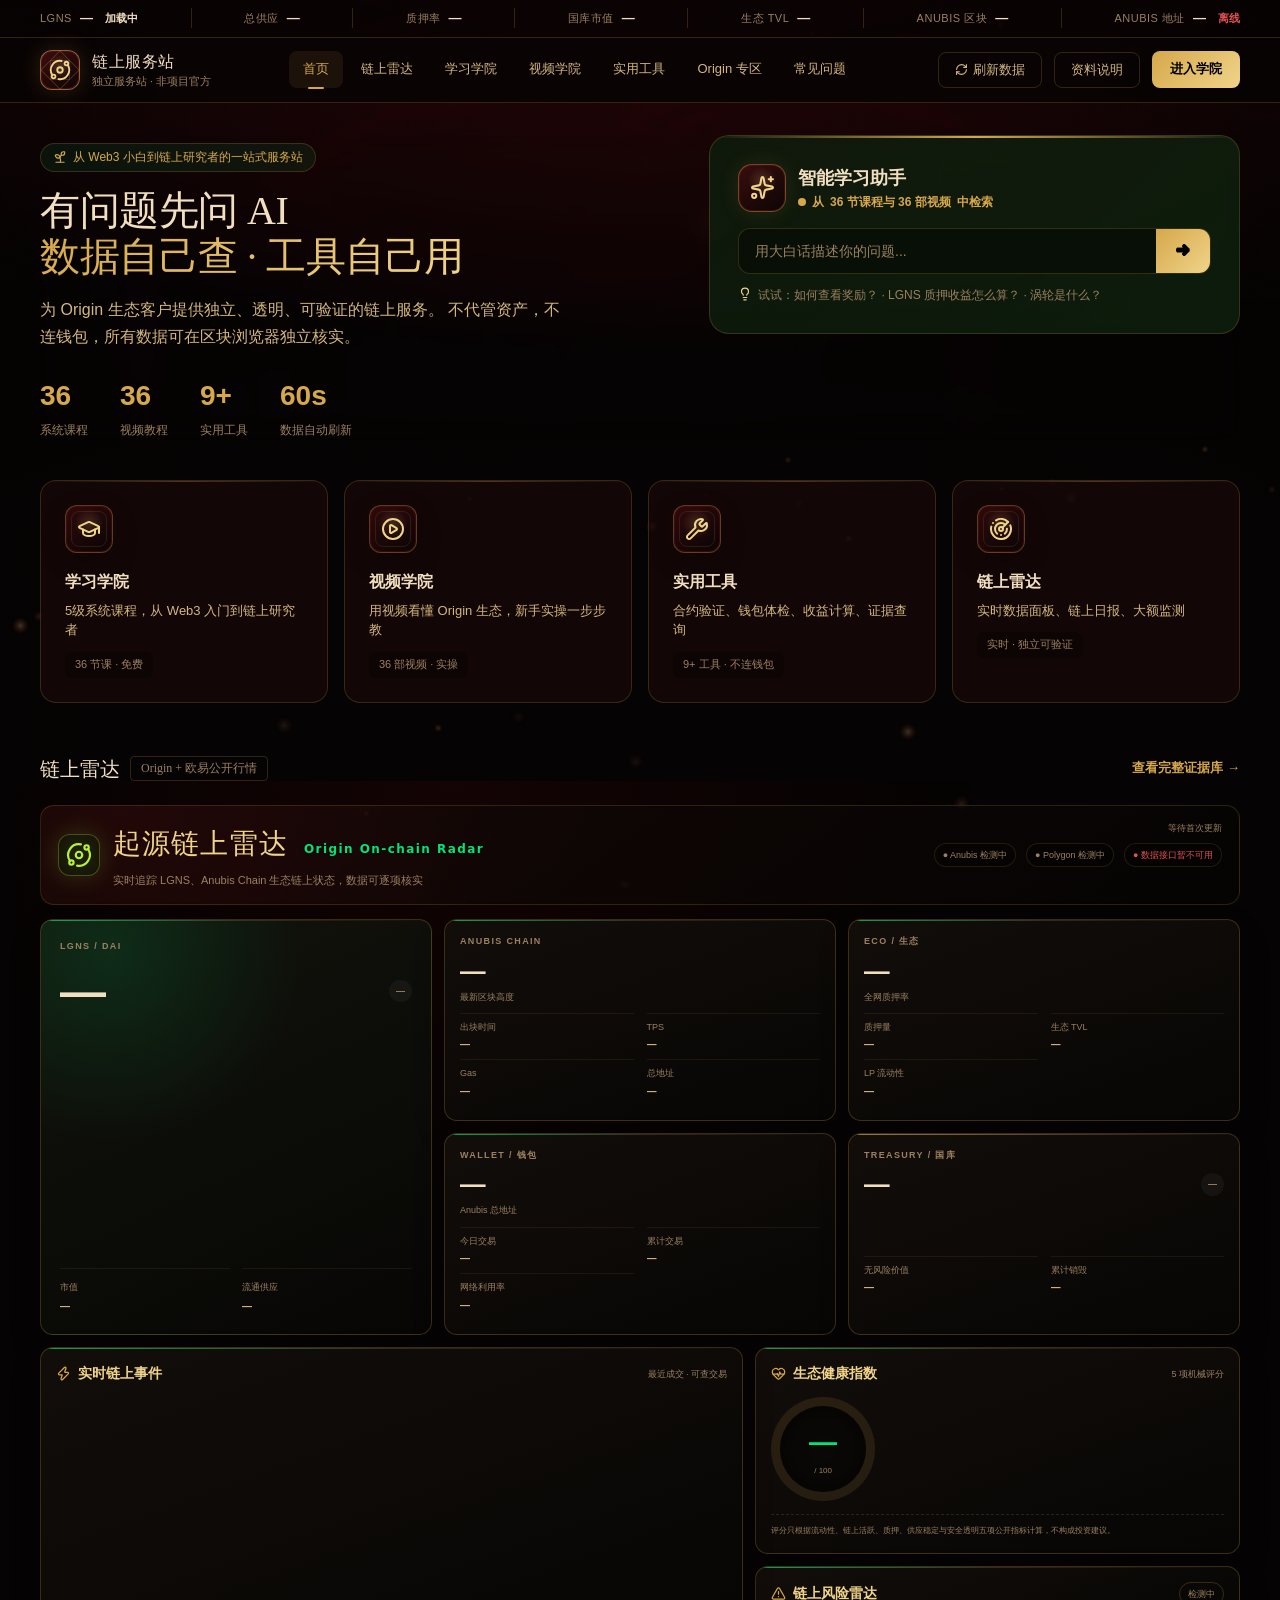
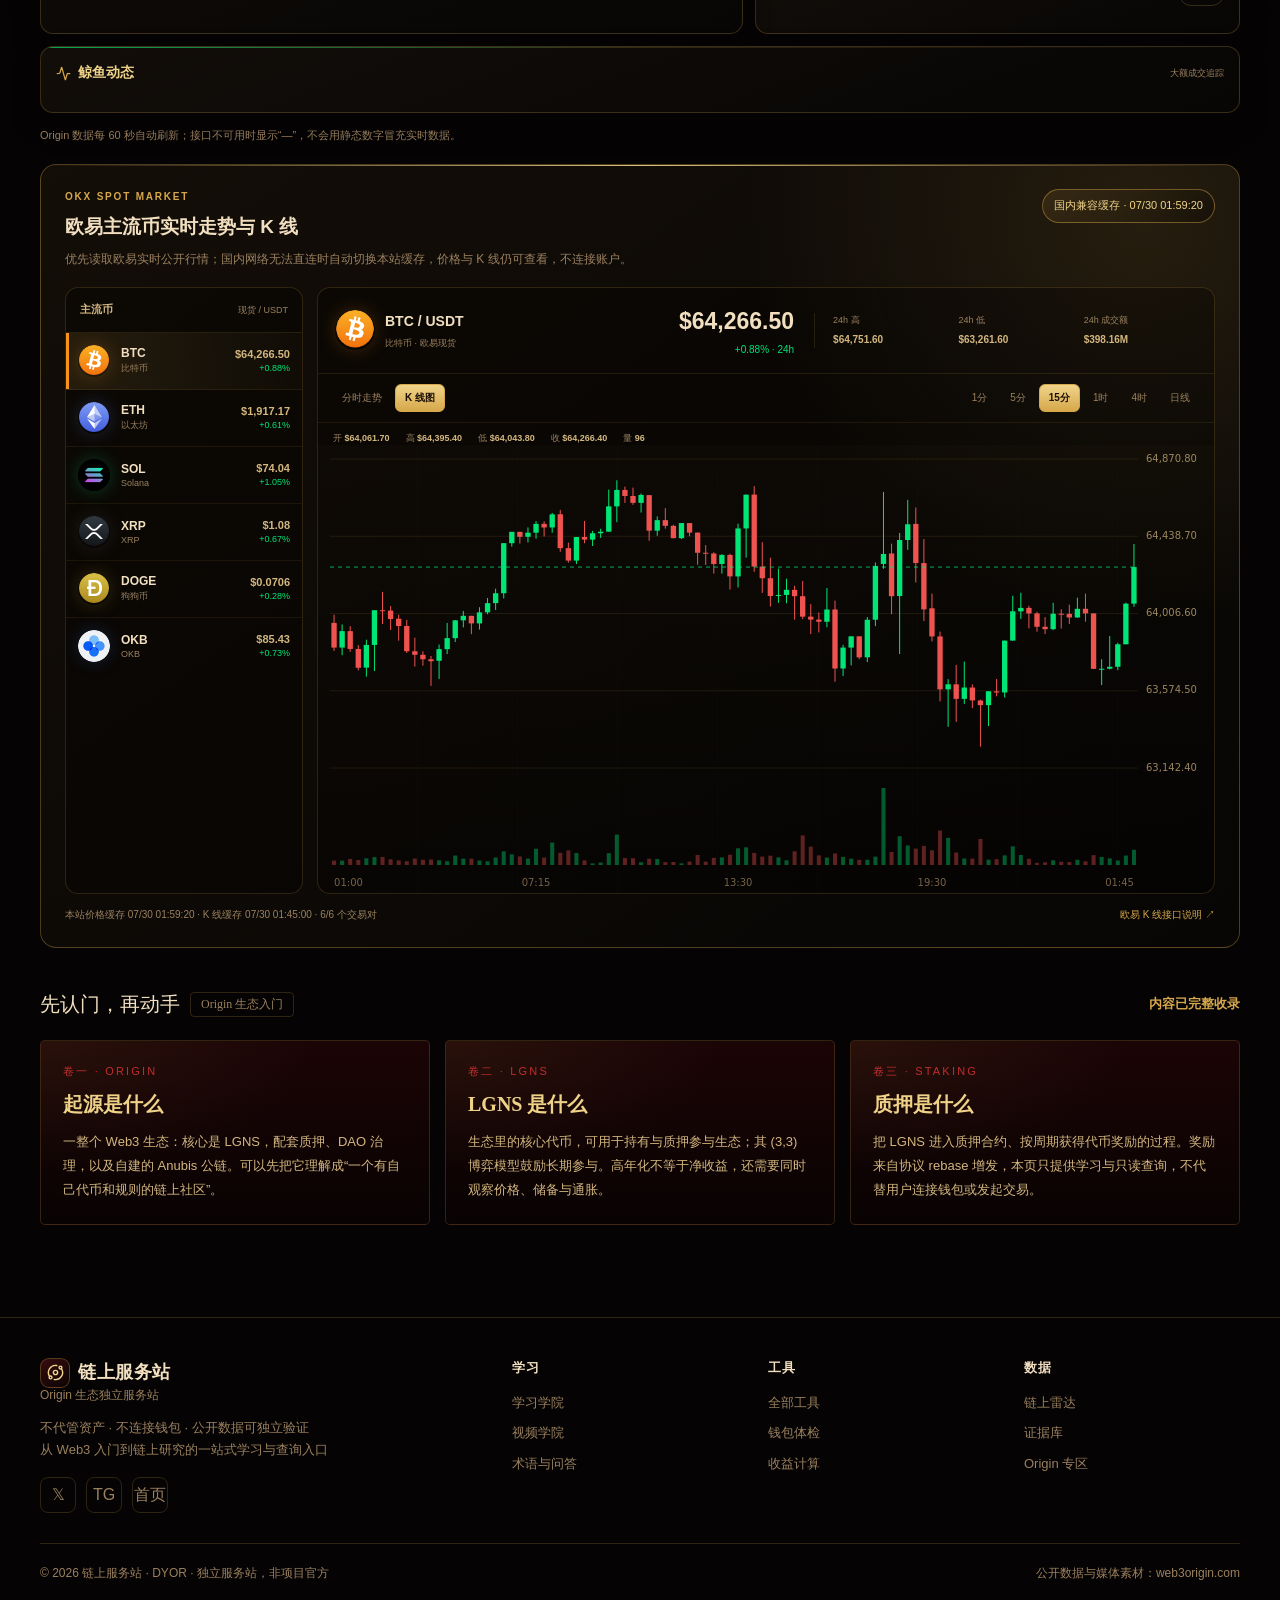
<file: index.html>
<!DOCTYPE html>
<html lang="zh-CN">
<head>
<meta charset="UTF-8">
<meta name="viewport" content="width=device-width, initial-scale=1.0">
<meta name="referrer" content="strict-origin-when-cross-origin">
<meta http-equiv="Content-Security-Policy" content="default-src 'self'; base-uri 'self'; object-src 'none'; frame-src 'none'; script-src 'self'; style-src 'self' 'unsafe-inline'; img-src 'self' data: https://media.web3origin.com https://web3origin.com; media-src 'self' https://media.web3origin.com; connect-src 'self' https://count.web3origin.com https://api.gopluslabs.io https://www.okx.com; font-src 'self' data:; form-action 'self'; upgrade-insecure-requests">
<title>链上服务站｜Origin 生态入口</title>
<meta name="description" content="Origin 生态课程、视频、链上数据和实用工具的独立入口。">
<link rel="icon" type="image/png" href="服务站11-1-assets/favicon.png">
<link rel="preconnect" href="https://count.web3origin.com" crossorigin>
<link rel="stylesheet" href="服务站11-1-assets/site.css?v=20260730-radar1">
</head>
<body data-page="home">
<div class="origin-bg" aria-hidden="true"><picture><source type="image/webp" media="(max-height: 1100px)" srcset="服务站11-1-assets/bg-1600.webp"><source type="image/webp" media="(max-height: 1700px)" srcset="服务站11-1-assets/bg-2200.webp"><source type="image/webp" media="(max-height: 2300px)" srcset="服务站11-1-assets/bg-2560.webp"><img src="服务站11-1-assets/bg.png" alt="" decoding="async"></picture></div>
<canvas class="origin-embers" id="originEmbers" aria-hidden="true"></canvas>

<!-- 全局数据条 -->
<div class="global-bar">
  <div class="global-bar-inner">
    <div class="global-item">
      <span class="global-label">LGNS</span>
      <span class="global-value" id="globalPrice">—</span>
      <span class="global-change" id="globalPriceChange">加载中</span>
    </div>
    <div class="global-divider"></div>
    <div class="global-item">
      <span class="global-label">总供应</span>
      <span class="global-value" id="globalSupply">—</span>
    </div>
    <div class="global-divider"></div>
    <div class="global-item">
      <span class="global-label">质押率</span>
      <span class="global-value" id="globalStakeRate">—</span>
    </div>
    <div class="global-divider"></div>
    <div class="global-item">
      <span class="global-label">国库市值</span>
      <span class="global-value" id="globalTreasury">—</span>
    </div>
    <div class="global-divider"></div>
    <div class="global-item">
      <span class="global-label">生态 TVL</span>
      <span class="global-value" id="globalTvl">—</span>
    </div>
    <div class="global-divider"></div>
    <div class="global-item">
      <span class="global-label">Anubis 区块</span>
      <span class="global-value" id="globalBlock">—</span>
    </div>
    <div class="global-divider"></div>
    <div class="global-item">
      <span class="global-label">Anubis 地址</span>
      <span class="global-value" id="globalAddresses">—</span>
      <span class="global-change" id="globalDataStatus">实时接口</span>
    </div>
  </div>
</div>
<!-- 导航栏 -->
<nav class="navbar">
  <div class="nav-container">
    <a class="nav-left" href="index.html" aria-label="返回首页" style="text-decoration:none">
      <div class="logo-icon"><span class="theme-icon i-orbit" aria-hidden="true"></span></div>
      <div class="logo-text">
        <span class="logo-title">链上服务站</span>
        <span class="logo-sub">独立服务站 · 非项目官方</span>
      </div>
    </a>
    <div class="nav-links">
      <a href="#home" class="nav-link active">首页</a>
      <a href="#radar" class="nav-link">链上雷达</a>
      <a href="academy.html" class="nav-link">学习学院</a>
      <a href="videos.html" class="nav-link">视频学院</a>
      <a href="tools.html" class="nav-link">实用工具</a>
      <a href="#origin-guide" class="nav-link">Origin 专区</a>
      <a href="academy.html#faq" class="nav-link">常见问题</a>
    </div>
    <div class="nav-right">
      <button class="nav-mobile-toggle" id="navToggle" aria-label="打开导航菜单" aria-expanded="false">☰</button>
      <button class="btn-ghost" id="refreshData" type="button"><span class="theme-icon i-refresh" aria-hidden="true"></span>刷新数据</button>
      <button class="btn-ghost" id="localInfoBtn" type="button">资料说明</button>
      <a class="nav-cta" href="academy.html">进入学院</a>
    </div>
  </div>
</nav>
<main class="main-container" id="home">
<!-- Hero 区域 -->
  <div class="hero fade-up">
    <div class="hero-left">
      <div class="hero-badge">
        <span class="theme-icon i-sprout" aria-hidden="true"></span>
        从 Web3 小白到链上研究者的一站式服务站
      </div>
      <h1 class="hero-title">
        有问题先问 AI<br>
        <span>数据自己查 · 工具自己用</span>
      </h1>
      <p class="hero-desc">
        为 Origin 生态客户提供独立、透明、可验证的链上服务。
        不代管资产，不连钱包，所有数据可在区块浏览器独立核实。
      </p>
      <div class="hero-stats">
        <div class="hero-stat">
          <div class="hero-stat-value">36</div>
          <div class="hero-stat-label">系统课程</div>
        </div>
        <div class="hero-stat">
          <div class="hero-stat-value" id="heroVideoCount">36</div>
          <div class="hero-stat-label">视频教程</div>
        </div>
        <div class="hero-stat">
          <div class="hero-stat-value">9+</div>
          <div class="hero-stat-label">实用工具</div>
        </div>
        <div class="hero-stat">
          <div class="hero-stat-value">60s</div>
          <div class="hero-stat-label">数据自动刷新</div>
        </div>
      </div>
    </div>
    <div class="hero-right">
      <div class="ai-card">
        <div class="ai-card-header">
          <div class="ai-avatar"><span class="theme-icon i-sparkles" aria-hidden="true"></span></div>
          <div>
            <div class="ai-card-title">智能学习助手</div>
            <div class="ai-status">
              <span class="ai-pulse"></span>
              从 <span id="aiDatasetCount">36 节课程与 36 部视频</span>中检索
            </div>
          </div>
        </div>
        <div class="ai-input-box">
          <input type="text" class="ai-input" placeholder="用大白话描述你的问题...">
          <button class="ai-send">➜</button>
        </div>
        <div class="ai-hint">
          <span class="theme-icon i-lightbulb" aria-hidden="true"></span>
          试试：如何查看奖励？ · LGNS 质押收益怎么算？ · 涡轮是什么？
        </div>
        <div class="ai-results" id="aiResults" aria-live="polite"></div>
      </div>
    </div>
  </div>

<!-- 快速入口 -->
  <div class="quick-access fade-up">
    <a class="qa-card" href="academy.html">
      <div class="qa-icon learn"><span class="theme-icon i-graduation" aria-hidden="true"></span></div>
      <div class="qa-title">学习学院</div>
      <div class="qa-desc">5级系统课程，从 Web3 入门到链上研究者</div>
      <div class="qa-count">36 节课 · 免费</div>
    </a>
    <a class="qa-card" href="videos.html">
      <div class="qa-icon video"><span class="theme-icon i-play" aria-hidden="true"></span></div>
      <div class="qa-title">视频学院</div>
      <div class="qa-desc">用视频看懂 Origin 生态，新手实操一步步教</div>
      <div class="qa-count"><span id="quickVideoCount">36</span> 部视频 · 实操</div>
    </a>
    <a class="qa-card" href="tools.html">
      <div class="qa-icon tools"><span class="theme-icon i-wrench" aria-hidden="true"></span></div>
      <div class="qa-title">实用工具</div>
      <div class="qa-desc">合约验证、钱包体检、收益计算、证据查询</div>
      <div class="qa-count">9+ 工具 · 不连钱包</div>
    </a>
    <a class="qa-card" href="#radar">
      <div class="qa-icon data"><span class="theme-icon i-radar" aria-hidden="true"></span></div>
      <div class="qa-title">链上雷达</div>
      <div class="qa-desc">实时数据面板、链上日报、大额监测</div>
      <div class="qa-count">实时 · 独立可验证</div>
    </a>
  </div>

<!-- 首页链上雷达 -->
  <section class="section fade-up home-radar" id="radar">
    <div class="section-header">
      <div class="section-title">
        链上雷达
        <span class="tag">Origin + 欧易公开行情</span>
      </div>
      <a class="section-more" href="radar.html#evidence">查看完整证据库 →</a>
    </div>
    <div class="origin-radar-dashboard" id="originRadarDashboard">
      <div class="radar-loading">正在加载 Origin 链上实时指标、事件与风险数据…</div>
    </div>
    <div class="dashboard-grid">
      <div class="dash-card">
        <div class="dash-header">
          <div class="dash-title radar-heading"><span class="theme-icon i-chart" aria-hidden="true"></span>Origin 生态核心指标</div>
          <div class="data-status" id="radarStatus">正在连接公开数据源</div>
        </div>
        <div class="metric-row">
          <div class="metric-item">
            <div class="metric-label">Anubis 总地址</div>
            <div class="metric-value" id="metricAddresses">—</div>
            <div class="metric-change" id="metricNetwork">等待数据</div>
          </div>
          <div class="metric-item">
            <div class="metric-label">今日交易</div>
            <div class="metric-value" id="metricTxToday">—</div>
            <div class="metric-change up">Anubis</div>
          </div>
          <div class="metric-item">
            <div class="metric-label">区块高度</div>
            <div class="metric-value" id="metricBlock">—</div>
            <div class="metric-change up" id="metricBlockTime">—</div>
          </div>
          <div class="metric-item">
            <div class="metric-label">生态健康指数</div>
            <div class="metric-value" id="metricHealth">—</div>
            <div class="metric-change" id="metricRisk">机械计算参考</div>
          </div>
        </div>
        <div class="chart-area">
          <svg viewBox="0 0 600 120" preserveAspectRatio="none" aria-label="LGNS 公开价格趋势">
            <defs>
              <linearGradient id="chartGrad" x1="0" y1="0" x2="0" y2="1">
                <stop offset="0%" stop-color="rgba(214,168,75,0.34)"/>
                <stop offset="100%" stop-color="rgba(214,168,75,0)"/>
              </linearGradient>
            </defs>
            <path id="marketLine" d="M0,100 L600,100" fill="none" stroke="var(--green-primary)" stroke-width="2"/>
            <path id="marketArea" d="M0,100 L600,100 L600,120 L0,120 Z" fill="url(#chartGrad)"/>
          </svg>
          <div class="chart-labels">
            <span>较早</span><span></span><span>LGNS 公开接口趋势</span><span></span><span>现在</span>
          </div>
        </div>
      </div>
      <div class="dash-card">
        <div class="dash-header">
          <div class="dash-title">📰 Origin 链上日报</div>
          <span class="dash-tab active" id="radarUpdated">等待刷新</span>
        </div>
        <div class="daily-list">
          <div class="daily-row"><div class="daily-left"><div class="daily-dot green"></div><span class="daily-name">LGNS 价格</span></div><span class="daily-val" id="dailyPrice">—</span></div>
          <div class="daily-row"><div class="daily-left"><div class="daily-dot blue"></div><span class="daily-name">总供应量</span></div><span class="daily-val" id="dailySupply">—</span></div>
          <div class="daily-row"><div class="daily-left"><div class="daily-dot orange"></div><span class="daily-name">质押量</span></div><span class="daily-val" id="dailyStaked">—</span></div>
          <div class="daily-row"><div class="daily-left"><div class="daily-dot purple"></div><span class="daily-name">国库资产</span></div><span class="daily-val" id="dailyTreasury">—</span></div>
          <div class="daily-row"><div class="daily-left"><div class="daily-dot green"></div><span class="daily-name">LP 流动性</span></div><span class="daily-val" id="dailyLp">—</span></div>
        </div>
      </div>
    </div>
    <p class="live-source-note">Origin 数据每 60 秒自动刷新；接口不可用时显示“—”，不会用静态数字冒充实时数据。</p>

    <div class="market-panel">
      <div class="market-panel-head">
        <div>
          <span class="market-kicker">OKX SPOT MARKET</span>
          <h3>欧易主流币实时走势与 K 线</h3>
          <p>优先读取欧易实时公开行情；国内网络无法直连时自动切换本站缓存，价格与 K 线仍可查看，不连接账户。</p>
        </div>
        <div class="market-status" id="okxMarketStatus" aria-live="polite">正在连接欧易公开行情</div>
      </div>
      <div class="okx-terminal">
        <aside class="market-watchlist" aria-label="主流币列表">
          <div class="market-watch-head"><span>主流币</span><small>现货 / USDT</small></div>
          <div class="okx-market-grid" id="okxMarketGrid">
            <div class="market-loading">正在读取主流币行情…</div>
          </div>
        </aside>
        <div class="market-chart-card">
          <div class="market-chart-head">
            <div class="market-active-pair">
              <div class="market-active-icon" id="okxActiveIcon"><img src="服务站11-1-assets/coin-icons/btc.png" alt="比特币" width="40" height="40"></div>
              <div><b id="okxActiveSymbol">BTC / USDT</b><span id="okxActiveName">比特币 · 欧易现货</span></div>
            </div>
            <div class="market-active-quote">
              <strong id="okxActivePrice">—</strong>
              <span id="okxActiveChange">等待行情</span>
            </div>
            <div class="market-active-stats">
              <div><span>24h 高</span><b id="okxActiveHigh">—</b></div>
              <div><span>24h 低</span><b id="okxActiveLow">—</b></div>
              <div><span>24h 成交额</span><b id="okxActiveVolume">—</b></div>
            </div>
          </div>
          <div class="market-chart-toolbar">
            <div class="chart-control-group" id="okxChartModes" aria-label="图表类型">
              <button class="chart-control" type="button" data-chart-mode="line">分时走势</button>
              <button class="chart-control active" type="button" data-chart-mode="candles">K 线图</button>
            </div>
            <div class="chart-control-group" id="okxChartIntervals" aria-label="K线周期">
              <button class="chart-control" type="button" data-chart-bar="1m">1分</button>
              <button class="chart-control" type="button" data-chart-bar="5m">5分</button>
              <button class="chart-control active" type="button" data-chart-bar="15m">15分</button>
              <button class="chart-control" type="button" data-chart-bar="1H">1时</button>
              <button class="chart-control" type="button" data-chart-bar="4H">4时</button>
              <button class="chart-control" type="button" data-chart-bar="1D">日线</button>
            </div>
          </div>
          <div class="market-chart-readout" id="okxChartReadout">
            <span>开 <b id="okxReadOpen">—</b></span>
            <span>高 <b id="okxReadHigh">—</b></span>
            <span>低 <b id="okxReadLow">—</b></span>
            <span>收 <b id="okxReadClose">—</b></span>
            <span>量 <b id="okxReadVolume">—</b></span>
          </div>
          <div class="okx-chart-wrap" id="okxChartWrap">
            <canvas id="okxMarketChart" aria-label="欧易主流币实时走势图与K线图"></canvas>
            <div class="chart-empty" id="okxChartEmpty">正在加载 K 线数据…</div>
          </div>
        </div>
      </div>
      <div class="market-foot">
        <span id="okxMarketUpdated">实时接口优先 · 国内兼容缓存约每 15 分钟更新</span>
        <a href="https://www.okx.com/docs-v5/en/#rest-api-market-data-get-candlesticks" target="_blank" rel="noopener noreferrer">欧易 K 线接口说明 ↗</a>
      </div>
    </div>
  </section>

<!-- Origin 生态概览 -->
  <div class="section fade-up" id="origin-guide">
    <div class="section-header">
      <div class="section-title">
        先认门，再动手
        <span class="tag">Origin 生态入门</span>
      </div>
      <span class="section-more">内容已完整收录</span>
    </div>
    <div class="origin-intro-grid">
      <article class="origin-tablet">
        <div class="rune">卷一 · ORIGIN</div>
        <h3>起源是什么</h3>
        <p>一整个 Web3 生态：核心是 LGNS，配套质押、DAO 治理，以及自建的 Anubis 公链。可以先把它理解成“一个有自己代币和规则的链上社区”。</p>
      </article>
      <article class="origin-tablet">
        <div class="rune">卷二 · LGNS</div>
        <h3>LGNS 是什么</h3>
        <p>生态里的核心代币，可用于持有与质押参与生态；其 (3,3) 博弈模型鼓励长期参与。高年化不等于净收益，还需要同时观察价格、储备与通胀。</p>
      </article>
      <article class="origin-tablet">
        <div class="rune">卷三 · STAKING</div>
        <h3>质押是什么</h3>
        <p>把 LGNS 进入质押合约、按周期获得代币奖励的过程。奖励来自协议 rebase 增发，本页只提供学习与只读查询，不代替用户连接钱包或发起交易。</p>
      </article>
    </div>
  </div>
</main>
<div class="modal" id="videoModal" role="dialog" aria-modal="true" aria-hidden="true" aria-labelledby="videoModalTitle">
  <div class="modal-dialog">
    <div class="modal-head">
      <h3 id="videoModalTitle">视频播放</h3>
      <button class="modal-close" id="videoModalClose" type="button" aria-label="关闭视频">✕</button>
    </div>
    <video id="videoPlayer" controls playsinline preload="metadata" controlslist="nodownload noremoteplayback"></video>
    <div class="modal-meta" id="videoModalMeta"></div>
  </div>
</div>

<div class="modal" id="toolModal" role="dialog" aria-modal="true" aria-hidden="true" aria-labelledby="toolModalTitle">
  <div class="modal-dialog tool-modal-dialog">
    <div class="modal-head">
      <h3 id="toolModalTitle">实用工具</h3>
      <button class="modal-close" id="toolModalClose" type="button" aria-label="关闭工具">✕</button>
    </div>
    <div class="tool-modal-body" id="toolModalBody"></div>
  </div>
</div>

<button class="back-to-top" id="backToTop" type="button" aria-label="返回顶部" title="返回顶部"><span class="theme-icon i-arrow-up" aria-hidden="true"></span></button>
<footer class="footer">
  <div class="footer-inner">
    <div>
      <div class="footer-brand">
        <div class="logo-title" style="display:flex;align-items:center;gap:8px"><span class="footer-brand-mark"><span class="theme-icon i-orbit" aria-hidden="true"></span></span>链上服务站</div>
        <div class="logo-sub">Origin 生态独立服务站</div>
      </div>
      <div class="footer-desc">不代管资产 · 不连接钱包 · 公开数据可独立验证<br>从 Web3 入门到链上研究的一站式学习与查询入口</div>
      <div class="footer-social">
        <a href="https://x.com/hyc199844" target="_blank" rel="noopener">𝕏</a>
        <a href="https://t.me/hyc199744" target="_blank" rel="noopener">TG</a>
        <a href="index.html">首页</a>
      </div>
    </div>
    <div class="footer-col"><h4>学习</h4><a href="academy.html">学习学院</a><a href="videos.html">视频学院</a><a href="academy.html#faq">术语与问答</a></div>
    <div class="footer-col"><h4>工具</h4><a href="tools.html">全部工具</a><a href="tools.html">钱包体检</a><a href="tools.html">收益计算</a></div>
    <div class="footer-col"><h4>数据</h4><a href="radar.html">链上雷达</a><a href="radar.html#evidence">证据库</a><a href="index.html#origin-guide">Origin 专区</a></div>
  </div>
  <div class="footer-bottom"><span>© 2026 链上服务站 · DYOR · 独立服务站，非项目官方</span><span>公开数据与媒体素材：web3origin.com</span></div>
</footer>
<script src="data/okx-market-cache.js?v=20260730-perf1"></script>
<script src="服务站11-1-assets/site-config.js"></script>
<script src="服务站11-1-assets/academy_index.js"></script>
<script src="服务站11-1-assets/videos.js"></script>
<script src="服务站11-1-assets/site.js?v=20260730-radar1"></script>
</body>
</html>
</file>
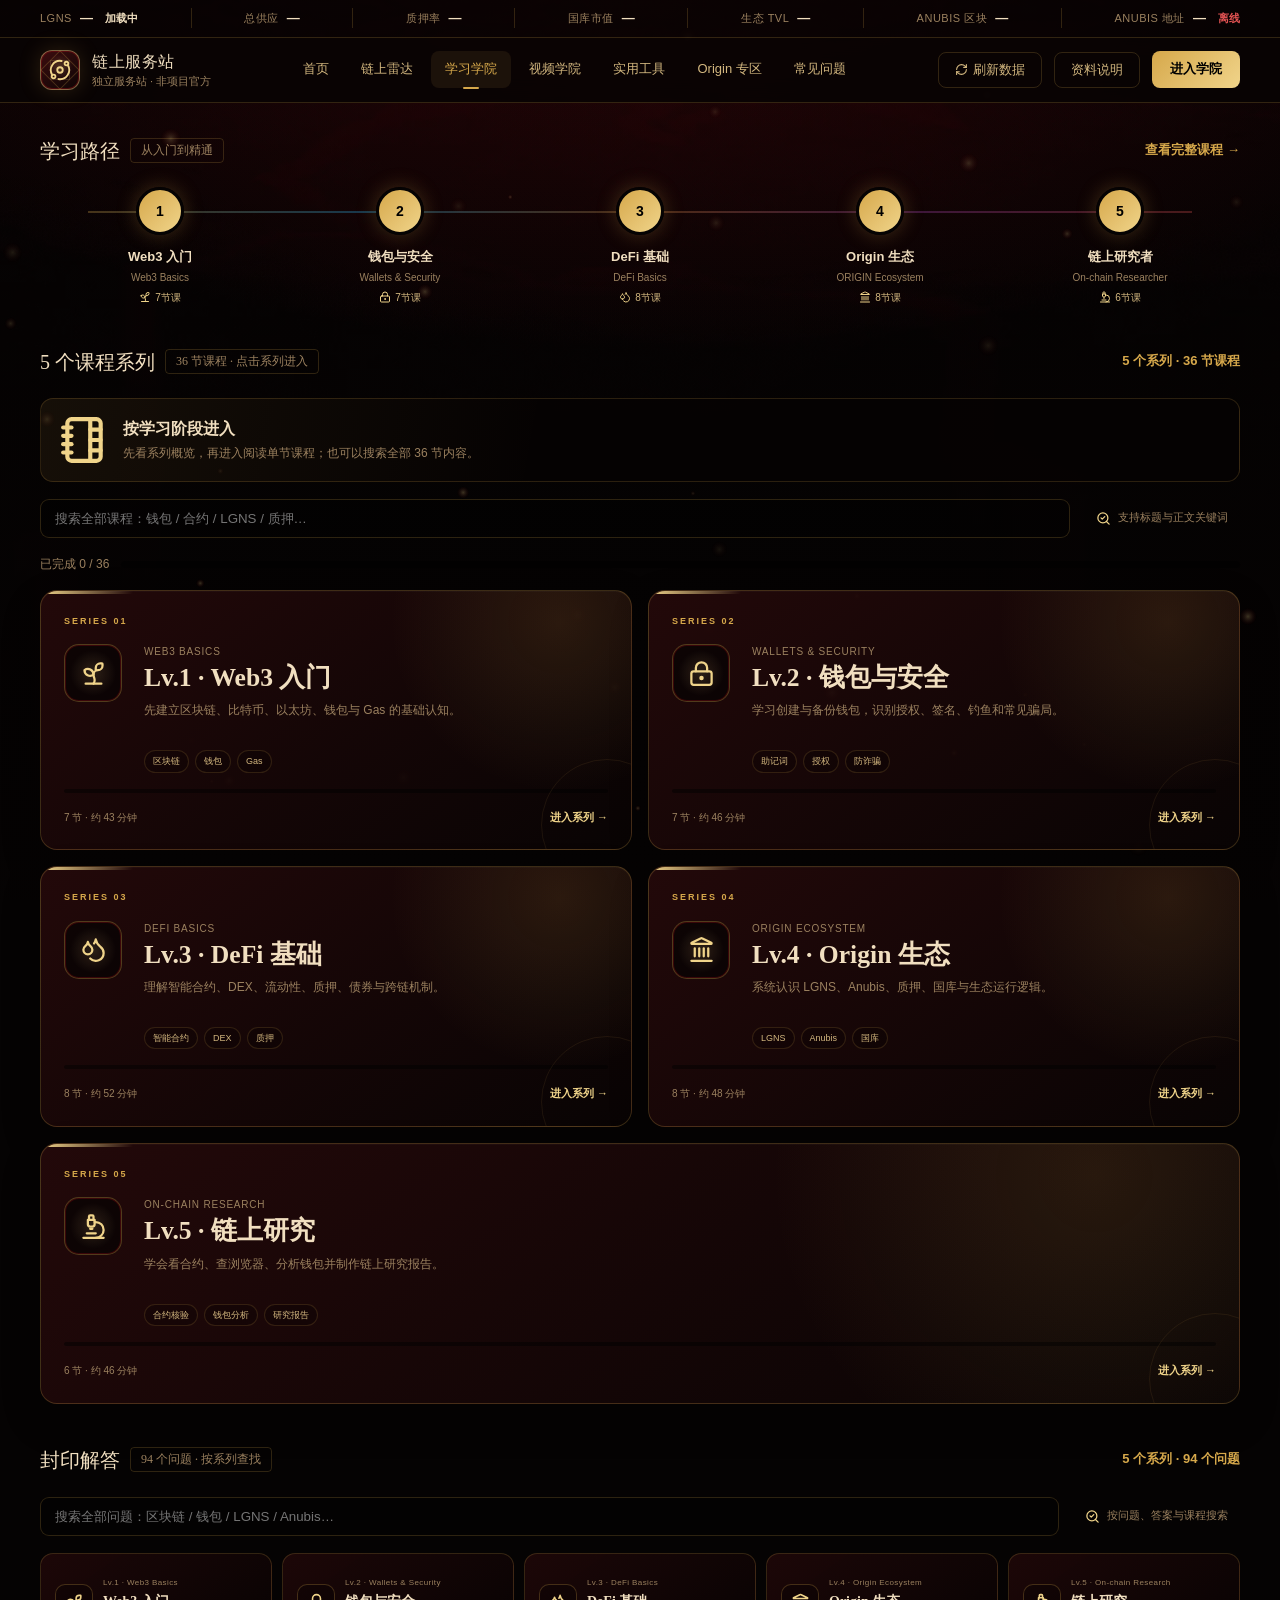
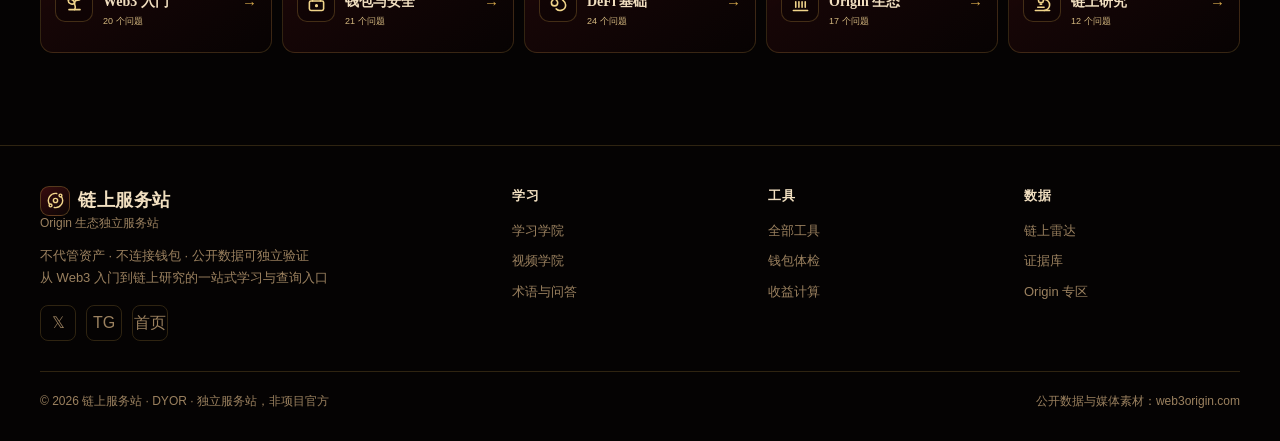
<file: academy.html>
<!DOCTYPE html>
<html lang="zh-CN">
<head>
<meta charset="UTF-8">
<meta name="viewport" content="width=device-width, initial-scale=1.0">
<meta name="referrer" content="strict-origin-when-cross-origin">
<meta http-equiv="Content-Security-Policy" content="default-src 'self'; base-uri 'self'; object-src 'none'; frame-src 'none'; script-src 'self'; style-src 'self' 'unsafe-inline'; img-src 'self' data: https://media.web3origin.com https://web3origin.com; media-src 'self' https://media.web3origin.com; connect-src 'self' https://count.web3origin.com https://api.gopluslabs.io https://www.okx.com; font-src 'self' data:; form-action 'self'; upgrade-insecure-requests">
<title>学习学院｜链上服务站</title>
<meta name="description" content="36 节 Web3、钱包安全、DeFi、Origin 生态和链上研究课程。">
<link rel="icon" type="image/png" href="服务站11-1-assets/favicon.png">
  <link rel="preconnect" href="https://count.web3origin.com" crossorigin>
<link rel="stylesheet" href="服务站11-1-assets/site.css?v=20260730-radar1">
</head>
<body data-page="academy">
<div class="origin-bg" aria-hidden="true"><picture><source type="image/webp" media="(max-height: 1100px)" srcset="服务站11-1-assets/bg-1600.webp"><source type="image/webp" media="(max-height: 1700px)" srcset="服务站11-1-assets/bg-2200.webp"><source type="image/webp" media="(max-height: 2300px)" srcset="服务站11-1-assets/bg-2560.webp"><img src="服务站11-1-assets/bg.png" alt="" decoding="async"></picture></div>
<canvas class="origin-embers" id="originEmbers" aria-hidden="true"></canvas>

<!-- 全局数据条 -->
<div class="global-bar">
  <div class="global-bar-inner">
    <div class="global-item">
      <span class="global-label">LGNS</span>
      <span class="global-value" id="globalPrice">—</span>
      <span class="global-change" id="globalPriceChange">加载中</span>
    </div>
    <div class="global-divider"></div>
    <div class="global-item">
      <span class="global-label">总供应</span>
      <span class="global-value" id="globalSupply">—</span>
    </div>
    <div class="global-divider"></div>
    <div class="global-item">
      <span class="global-label">质押率</span>
      <span class="global-value" id="globalStakeRate">—</span>
    </div>
    <div class="global-divider"></div>
    <div class="global-item">
      <span class="global-label">国库市值</span>
      <span class="global-value" id="globalTreasury">—</span>
    </div>
    <div class="global-divider"></div>
    <div class="global-item">
      <span class="global-label">生态 TVL</span>
      <span class="global-value" id="globalTvl">—</span>
    </div>
    <div class="global-divider"></div>
    <div class="global-item">
      <span class="global-label">Anubis 区块</span>
      <span class="global-value" id="globalBlock">—</span>
    </div>
    <div class="global-divider"></div>
    <div class="global-item">
      <span class="global-label">Anubis 地址</span>
      <span class="global-value" id="globalAddresses">—</span>
      <span class="global-change" id="globalDataStatus">实时接口</span>
    </div>
  </div>
</div>
<!-- 导航栏 -->
<nav class="navbar">
  <div class="nav-container">
    <a class="nav-left" href="index.html" aria-label="返回首页" style="text-decoration:none">
      <div class="logo-icon"><span class="theme-icon i-orbit" aria-hidden="true"></span></div>
      <div class="logo-text">
        <span class="logo-title">链上服务站</span>
        <span class="logo-sub">独立服务站 · 非项目官方</span>
      </div>
    </a>
    <div class="nav-links">
      <a href="index.html" class="nav-link">首页</a>
      <a href="index.html#radar" class="nav-link">链上雷达</a>
      <a href="academy.html" class="nav-link active">学习学院</a>
      <a href="videos.html" class="nav-link">视频学院</a>
      <a href="tools.html" class="nav-link">实用工具</a>
      <a href="index.html#origin-guide" class="nav-link">Origin 专区</a>
      <a href="academy.html#faq" class="nav-link">常见问题</a>
    </div>
    <div class="nav-right">
      <button class="nav-mobile-toggle" id="navToggle" aria-label="打开导航菜单" aria-expanded="false">☰</button>
      <button class="btn-ghost" id="refreshData" type="button"><span class="theme-icon i-refresh" aria-hidden="true"></span>刷新数据</button>
      <button class="btn-ghost" id="localInfoBtn" type="button">资料说明</button>
      <a class="nav-cta" href="academy.html">进入学院</a>
    </div>
  </div>
</nav>
<main class="main-container" id="page-root">
<!-- 学习路径 -->
  <div class="section fade-up" id="academy">
    <div class="section-header">
      <div class="section-title">
        学习路径
        <span class="tag">从入门到精通</span>
      </div>
      <a href="#academy-catalog" class="section-more">查看完整课程 →</a>
    </div>
    <div class="path-track">
      <a class="path-step" href="#academy-catalog" data-course-series="1">
        <div class="path-circle">1</div>
        <div class="path-name">Web3 入门</div>
        <div class="path-en">Web3 Basics</div>
        <div class="path-tag"><span class="theme-icon i-sprout" aria-hidden="true"></span>7节课</div>
      </a>
      <a class="path-step" href="#academy-catalog" data-course-series="2">
        <div class="path-circle l2">2</div>
        <div class="path-name">钱包与安全</div>
        <div class="path-en">Wallets & Security</div>
        <div class="path-tag"><span class="theme-icon i-lock" aria-hidden="true"></span>7节课</div>
      </a>
      <a class="path-step" href="#academy-catalog" data-course-series="3">
        <div class="path-circle l3">3</div>
        <div class="path-name">DeFi 基础</div>
        <div class="path-en">DeFi Basics</div>
        <div class="path-tag"><span class="theme-icon i-droplets" aria-hidden="true"></span>8节课</div>
      </a>
      <a class="path-step" href="#academy-catalog" data-course-series="4">
        <div class="path-circle l4">4</div>
        <div class="path-name">Origin 生态</div>
        <div class="path-en">ORIGIN Ecosystem</div>
        <div class="path-tag"><span class="theme-icon i-landmark" aria-hidden="true"></span>8节课</div>
      </a>
      <a class="path-step" href="#academy-catalog" data-course-series="5">
        <div class="path-circle l5">5</div>
        <div class="path-name">链上研究者</div>
        <div class="path-en">On-chain Researcher</div>
        <div class="path-tag"><span class="theme-icon i-microscope" aria-hidden="true"></span>6节课</div>
      </a>
    </div>
  </div>

<!-- 分系列课程目录 -->
  <div class="section fade-up" id="academy-catalog">
    <div class="section-header">
      <div class="section-title">
        5 个课程系列
        <span class="tag">36 节课程 · 点击系列进入</span>
      </div>
      <span class="section-more" id="courseCatalogSummary">完整保留 36 节课程</span>
    </div>
    <div class="series-intro">
      <span class="theme-icon i-evidence" aria-hidden="true"></span>
      <div><b>按学习阶段进入</b><p>先看系列概览，再进入阅读单节课程；也可以搜索全部 36 节内容。</p></div>
    </div>
    <div class="catalog-controls series-catalog-controls">
      <input class="catalog-search" id="courseSearch" type="search" placeholder="搜索全部课程：钱包 / 合约 / LGNS / 质押…" aria-label="搜索全部课程">
      <span class="catalog-search-hint"><span class="theme-icon i-search-check" aria-hidden="true"></span>支持标题与正文关键词</span>
    </div>
    <div class="course-summary">
      <span id="courseProgressText">已完成 0 / 36</span>
      <div class="course-progress-track"><div class="course-progress-fill" id="courseProgressFill"></div></div>
    </div>
    <div class="series-grid course-series-grid" id="courseSeriesGrid" aria-label="阅读课程系列">
      <div class="empty-state">正在整理课程系列…</div>
    </div>
    <section class="series-panel" id="courseSeriesPanel" aria-label="课程系列内容" hidden>
      <div class="series-detail-head" id="courseSeriesHeader"></div>
      <div class="course-grid" id="courseGrid">
        <div class="empty-state">正在读取学院课程…</div>
      </div>
    </section>
  </div>

<!-- 常见问题 -->
  <div class="section fade-up" id="faq">
    <div class="section-header">
      <div class="section-title">
        封印解答
        <span class="tag">94 个问题 · 按系列查找</span>
      </div>
      <span class="section-more" id="faqCount">5 个系列 · 完整保留</span>
    </div>
    <div class="catalog-controls series-catalog-controls">
      <input class="catalog-search" id="faqSearch" type="search" placeholder="搜索全部问题：区块链 / 钱包 / LGNS / Anubis…" aria-label="搜索全部常见问题">
      <span class="catalog-search-hint"><span class="theme-icon i-search-check" aria-hidden="true"></span>按问题、答案与课程搜索</span>
    </div>
    <div class="faq-series-grid" id="faqSeriesGrid" aria-label="常见问题系列">
      <div class="empty-state">正在整理问题系列…</div>
    </div>
    <section class="faq-series-panel" id="faqSeriesPanel" hidden>
      <div class="faq-series-detail-head" id="faqSeriesHeader"></div>
      <div class="faq-list" id="faqList">
        <div class="empty-state">正在读取课程问答…</div>
      </div>
    </section>
  </div>
</main>
<div class="modal" id="videoModal" role="dialog" aria-modal="true" aria-hidden="true" aria-labelledby="videoModalTitle">
  <div class="modal-dialog">
    <div class="modal-head">
      <h3 id="videoModalTitle">视频播放</h3>
      <button class="modal-close" id="videoModalClose" type="button" aria-label="关闭视频">✕</button>
    </div>
    <video id="videoPlayer" controls playsinline preload="metadata" controlslist="nodownload noremoteplayback"></video>
    <div class="modal-meta" id="videoModalMeta"></div>
  </div>
</div>

<div class="modal" id="toolModal" role="dialog" aria-modal="true" aria-hidden="true" aria-labelledby="toolModalTitle">
  <div class="modal-dialog tool-modal-dialog">
    <div class="modal-head">
      <h3 id="toolModalTitle">实用工具</h3>
      <button class="modal-close" id="toolModalClose" type="button" aria-label="关闭工具">✕</button>
    </div>
    <div class="tool-modal-body" id="toolModalBody"></div>
  </div>
</div>

<button class="back-to-top" id="backToTop" type="button" aria-label="返回顶部" title="返回顶部"><span class="theme-icon i-arrow-up" aria-hidden="true"></span></button>
<footer class="footer">
  <div class="footer-inner">
    <div>
      <div class="footer-brand">
        <div class="logo-title" style="display:flex;align-items:center;gap:8px"><span class="footer-brand-mark"><span class="theme-icon i-orbit" aria-hidden="true"></span></span>链上服务站</div>
        <div class="logo-sub">Origin 生态独立服务站</div>
      </div>
      <div class="footer-desc">不代管资产 · 不连接钱包 · 公开数据可独立验证<br>从 Web3 入门到链上研究的一站式学习与查询入口</div>
      <div class="footer-social">
        <a href="https://x.com/hyc199844" target="_blank" rel="noopener">𝕏</a>
        <a href="https://t.me/hyc199744" target="_blank" rel="noopener">TG</a>
        <a href="index.html">首页</a>
      </div>
    </div>
    <div class="footer-col"><h4>学习</h4><a href="academy.html">学习学院</a><a href="videos.html">视频学院</a><a href="academy.html#faq">术语与问答</a></div>
    <div class="footer-col"><h4>工具</h4><a href="tools.html">全部工具</a><a href="tools.html">钱包体检</a><a href="tools.html">收益计算</a></div>
    <div class="footer-col"><h4>数据</h4><a href="radar.html">链上雷达</a><a href="radar.html#evidence">证据库</a><a href="index.html#origin-guide">Origin 专区</a></div>
  </div>
  <div class="footer-bottom"><span>© 2026 链上服务站 · DYOR · 独立服务站，非项目官方</span><span>公开数据与媒体素材：web3origin.com</span></div>
</footer>
<script src="服务站11-1-assets/site-config.js"></script>
<script src="服务站11-1-assets/academy_index.js"></script>
<script src="服务站11-1-assets/videos.js"></script>
<script src="服务站11-1-assets/site.js?v=20260730-radar1"></script>
</body>
</html>
</file>
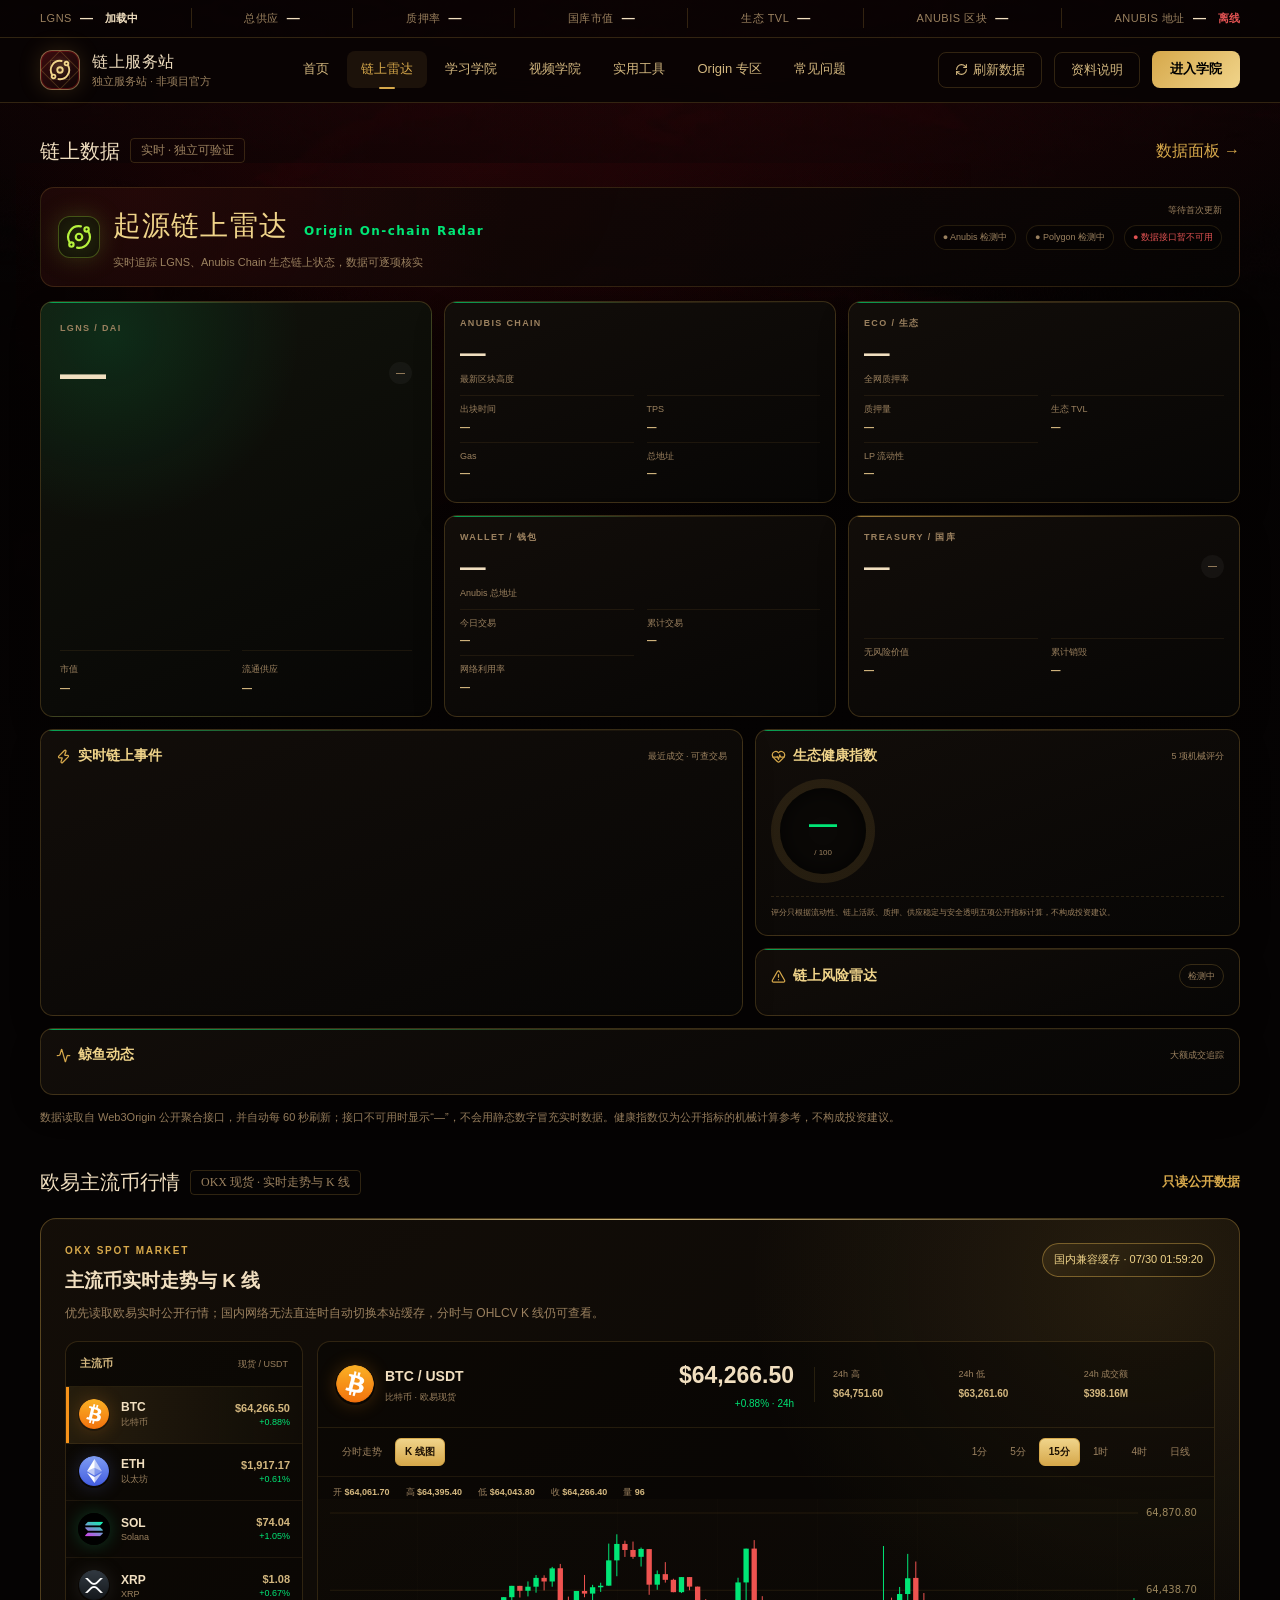
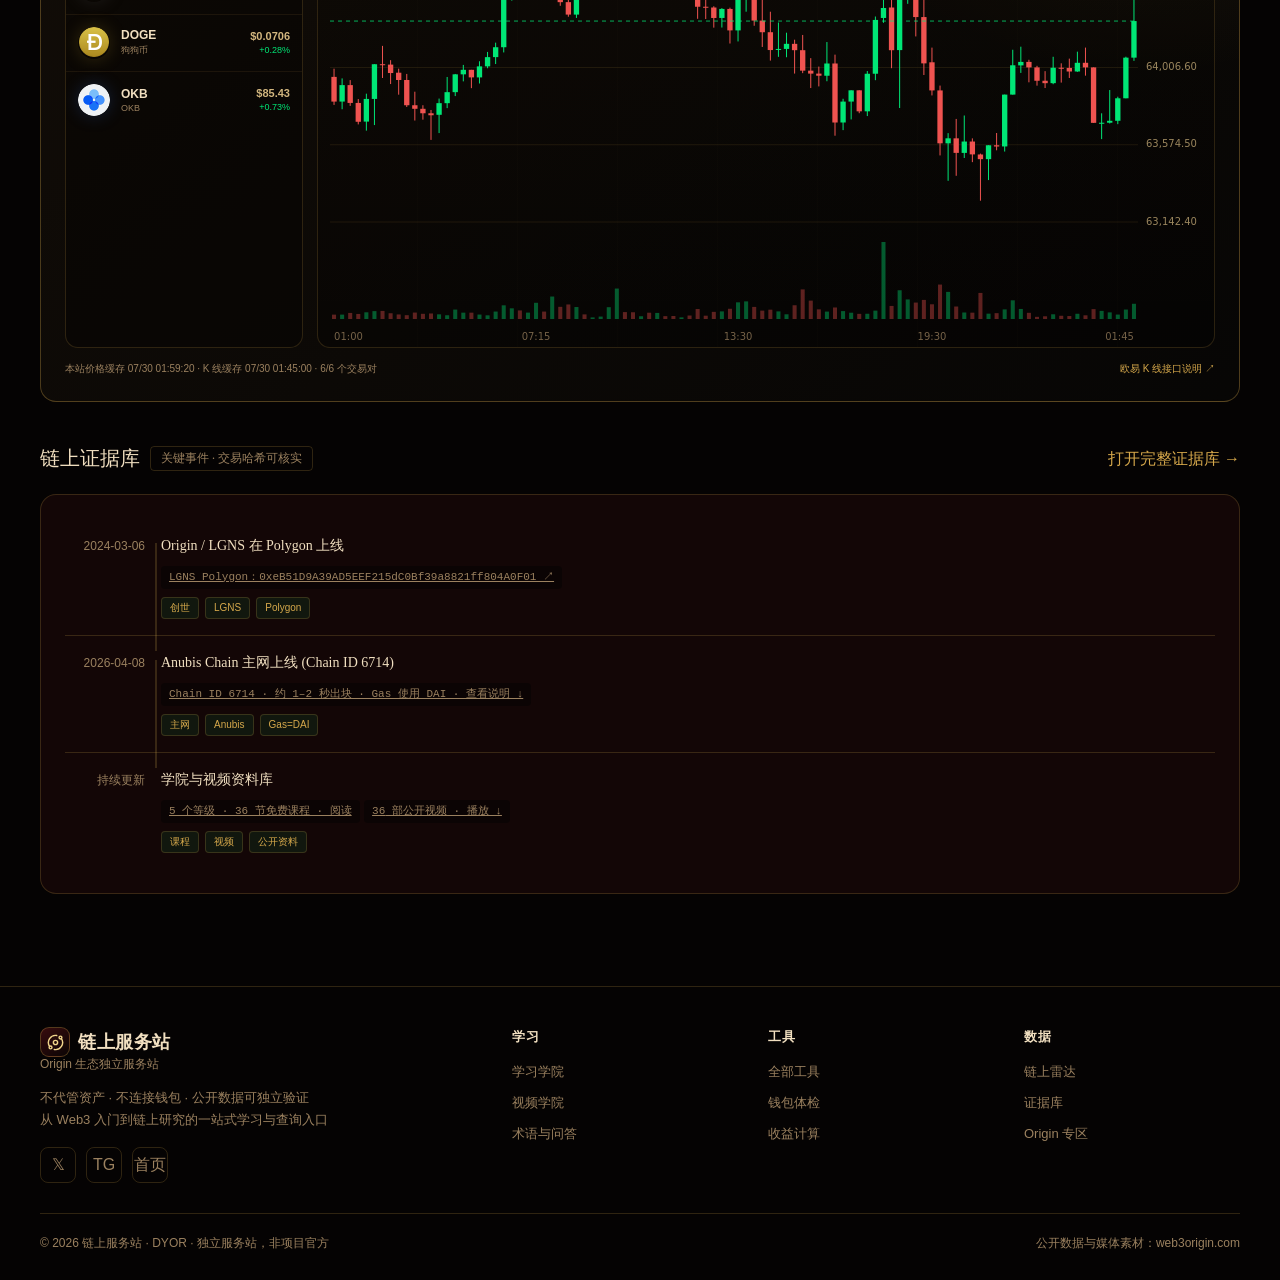
<file: radar.html>
<!DOCTYPE html>
<html lang="zh-CN">
<head>
<meta charset="UTF-8">
<meta name="viewport" content="width=device-width, initial-scale=1.0">
<meta name="referrer" content="strict-origin-when-cross-origin">
<meta http-equiv="Content-Security-Policy" content="default-src 'self'; base-uri 'self'; object-src 'none'; frame-src 'none'; script-src 'self'; style-src 'self' 'unsafe-inline'; img-src 'self' data: https://media.web3origin.com https://web3origin.com; media-src 'self' https://media.web3origin.com; connect-src 'self' https://count.web3origin.com https://api.gopluslabs.io https://www.okx.com; font-src 'self' data:; form-action 'self'; upgrade-insecure-requests">
<title>链上雷达与证据库｜链上服务站</title>
<meta name="description" content="实时链上数据、日报、大额成交监测和可核验事件档案。">
<link rel="icon" type="image/png" href="服务站11-1-assets/favicon.png">
<link rel="preconnect" href="https://count.web3origin.com" crossorigin>
<link rel="stylesheet" href="服务站11-1-assets/site.css?v=20260730-radar1">
</head>
<body data-page="radar">
<div class="origin-bg" aria-hidden="true"><picture><source type="image/webp" media="(max-height: 1100px)" srcset="服务站11-1-assets/bg-1600.webp"><source type="image/webp" media="(max-height: 1700px)" srcset="服务站11-1-assets/bg-2200.webp"><source type="image/webp" media="(max-height: 2300px)" srcset="服务站11-1-assets/bg-2560.webp"><img src="服务站11-1-assets/bg.png" alt="" decoding="async"></picture></div>
<canvas class="origin-embers" id="originEmbers" aria-hidden="true"></canvas>

<!-- 全局数据条 -->
<div class="global-bar">
  <div class="global-bar-inner">
    <div class="global-item">
      <span class="global-label">LGNS</span>
      <span class="global-value" id="globalPrice">—</span>
      <span class="global-change" id="globalPriceChange">加载中</span>
    </div>
    <div class="global-divider"></div>
    <div class="global-item">
      <span class="global-label">总供应</span>
      <span class="global-value" id="globalSupply">—</span>
    </div>
    <div class="global-divider"></div>
    <div class="global-item">
      <span class="global-label">质押率</span>
      <span class="global-value" id="globalStakeRate">—</span>
    </div>
    <div class="global-divider"></div>
    <div class="global-item">
      <span class="global-label">国库市值</span>
      <span class="global-value" id="globalTreasury">—</span>
    </div>
    <div class="global-divider"></div>
    <div class="global-item">
      <span class="global-label">生态 TVL</span>
      <span class="global-value" id="globalTvl">—</span>
    </div>
    <div class="global-divider"></div>
    <div class="global-item">
      <span class="global-label">Anubis 区块</span>
      <span class="global-value" id="globalBlock">—</span>
    </div>
    <div class="global-divider"></div>
    <div class="global-item">
      <span class="global-label">Anubis 地址</span>
      <span class="global-value" id="globalAddresses">—</span>
      <span class="global-change" id="globalDataStatus">实时接口</span>
    </div>
  </div>
</div>
<!-- 导航栏 -->
<nav class="navbar">
  <div class="nav-container">
    <a class="nav-left" href="index.html" aria-label="返回首页" style="text-decoration:none">
      <div class="logo-icon"><span class="theme-icon i-orbit" aria-hidden="true"></span></div>
      <div class="logo-text">
        <span class="logo-title">链上服务站</span>
        <span class="logo-sub">独立服务站 · 非项目官方</span>
      </div>
    </a>
    <div class="nav-links">
      <a href="index.html" class="nav-link">首页</a>
      <a href="index.html#radar" class="nav-link active">链上雷达</a>
      <a href="academy.html" class="nav-link">学习学院</a>
      <a href="videos.html" class="nav-link">视频学院</a>
      <a href="tools.html" class="nav-link">实用工具</a>
      <a href="index.html#origin-guide" class="nav-link">Origin 专区</a>
      <a href="academy.html#faq" class="nav-link">常见问题</a>
    </div>
    <div class="nav-right">
      <button class="nav-mobile-toggle" id="navToggle" aria-label="打开导航菜单" aria-expanded="false">☰</button>
      <button class="btn-ghost" id="refreshData" type="button"><span class="theme-icon i-refresh" aria-hidden="true"></span>刷新数据</button>
      <button class="btn-ghost" id="localInfoBtn" type="button">资料说明</button>
      <a class="nav-cta" href="academy.html">进入学院</a>
    </div>
  </div>
</nav>
<main class="main-container" id="page-root">
<!-- 数据仪表盘 + 日报 -->
  <div class="section fade-up" id="radar">
    <div class="section-header">
      <div class="section-title">
        链上数据
        <span class="tag">实时 · 独立可验证</span>
      </div>
      <button class="section-more local-action" type="button" data-tool="dashboard">数据面板 →</button>
    </div>
    <div class="origin-radar-dashboard" id="originRadarDashboard">
      <div class="radar-loading">正在加载 Origin 链上实时指标、事件与风险数据…</div>
    </div>
    <div class="dashboard-grid">
      <div class="dash-card">
        <div class="dash-header">
          <div class="dash-title radar-heading"><span class="theme-icon i-chart" aria-hidden="true"></span>Origin 生态核心指标</div>
          <div class="data-status" id="radarStatus">正在连接公开数据源</div>
        </div>
        <div class="metric-row">
          <div class="metric-item">
            <div class="metric-label">Anubis 总地址</div>
            <div class="metric-value" id="metricAddresses">—</div>
            <div class="metric-change" id="metricNetwork">等待数据</div>
          </div>
          <div class="metric-item">
            <div class="metric-label">今日交易</div>
            <div class="metric-value" id="metricTxToday">—</div>
            <div class="metric-change up">Anubis</div>
          </div>
          <div class="metric-item">
            <div class="metric-label">区块高度</div>
            <div class="metric-value" id="metricBlock">—</div>
            <div class="metric-change up" id="metricBlockTime">—</div>
          </div>
          <div class="metric-item">
            <div class="metric-label">生态健康指数</div>
            <div class="metric-value" id="metricHealth">—</div>
            <div class="metric-change" id="metricRisk">机械计算参考</div>
          </div>
        </div>
        <div class="chart-area">
          <svg viewBox="0 0 600 120" preserveAspectRatio="none">
            <defs>
              <linearGradient id="chartGrad" x1="0" y1="0" x2="0" y2="1">
                <stop offset="0%" stop-color="rgba(214,168,75,0.34)"/>
                <stop offset="100%" stop-color="rgba(214,168,75,0)"/>
              </linearGradient>
            </defs>
            <path id="marketLine" d="M0,100 L600,100"
                  fill="none" stroke="var(--green-primary)" stroke-width="2"/>
            <path id="marketArea" d="M0,100 L600,100 L600,120 L0,120 Z"
                  fill="url(#chartGrad)"/>
          </svg>
          <div class="chart-labels">
            <span>较早</span><span></span><span>公开接口趋势样本</span><span></span><span>现在</span>
          </div>
        </div>
      </div>
      <div class="dash-card">
        <div class="dash-header">
          <div class="dash-title">📰 今日链上日报</div>
          <span class="dash-tab active" id="radarUpdated">等待刷新</span>
        </div>
        <div class="daily-list">
          <div class="daily-row">
            <div class="daily-left">
              <div class="daily-dot green"></div>
              <span class="daily-name">LGNS 价格</span>
            </div>
            <span class="daily-val" id="dailyPrice">—</span>
          </div>
          <div class="daily-row">
            <div class="daily-left">
              <div class="daily-dot blue"></div>
              <span class="daily-name">总供应量</span>
            </div>
            <span class="daily-val" id="dailySupply">—</span>
          </div>
          <div class="daily-row">
            <div class="daily-left">
              <div class="daily-dot orange"></div>
              <span class="daily-name">质押量</span>
            </div>
            <span class="daily-val" id="dailyStaked">—</span>
          </div>
          <div class="daily-row">
            <div class="daily-left">
              <div class="daily-dot purple"></div>
              <span class="daily-name">国库资产</span>
            </div>
            <span class="daily-val" id="dailyTreasury">—</span>
          </div>
          <div class="daily-row">
            <div class="daily-left">
              <div class="daily-dot green"></div>
              <span class="daily-name">LP 流动性</span>
            </div>
            <span class="daily-val" id="dailyLp">—</span>
          </div>
        </div>
      </div>
    </div>
    <p class="live-source-note">数据读取自 Web3Origin 公开聚合接口，并自动每 60 秒刷新；接口不可用时显示“—”，不会用静态数字冒充实时数据。健康指数仅为公开指标的机械计算参考，不构成投资建议。</p>
  </div>

<!-- 欧易公开现货行情 -->
  <section class="section fade-up" id="okx-market">
    <div class="section-header">
      <div class="section-title">
        欧易主流币行情
        <span class="tag">OKX 现货 · 实时走势与 K 线</span>
      </div>
      <span class="section-more">只读公开数据</span>
    </div>
    <div class="market-panel">
      <div class="market-panel-head">
        <div>
          <span class="market-kicker">OKX SPOT MARKET</span>
          <h3>主流币实时走势与 K 线</h3>
          <p>优先读取欧易实时公开行情；国内网络无法直连时自动切换本站缓存，分时与 OHLCV K 线仍可查看。</p>
        </div>
        <div class="market-status" id="okxMarketStatus" aria-live="polite">正在连接欧易公开行情</div>
      </div>
      <div class="okx-terminal">
        <aside class="market-watchlist" aria-label="主流币列表">
          <div class="market-watch-head"><span>主流币</span><small>现货 / USDT</small></div>
          <div class="okx-market-grid" id="okxMarketGrid">
            <div class="market-loading">正在读取主流币行情…</div>
          </div>
        </aside>
        <div class="market-chart-card">
          <div class="market-chart-head">
            <div class="market-active-pair">
              <div class="market-active-icon" id="okxActiveIcon"><img src="服务站11-1-assets/coin-icons/btc.png" alt="比特币" width="40" height="40"></div>
              <div><b id="okxActiveSymbol">BTC / USDT</b><span id="okxActiveName">比特币 · 欧易现货</span></div>
            </div>
            <div class="market-active-quote">
              <strong id="okxActivePrice">—</strong>
              <span id="okxActiveChange">等待行情</span>
            </div>
            <div class="market-active-stats">
              <div><span>24h 高</span><b id="okxActiveHigh">—</b></div>
              <div><span>24h 低</span><b id="okxActiveLow">—</b></div>
              <div><span>24h 成交额</span><b id="okxActiveVolume">—</b></div>
            </div>
          </div>
          <div class="market-chart-toolbar">
            <div class="chart-control-group" id="okxChartModes" aria-label="图表类型">
              <button class="chart-control" type="button" data-chart-mode="line">分时走势</button>
              <button class="chart-control active" type="button" data-chart-mode="candles">K 线图</button>
            </div>
            <div class="chart-control-group" id="okxChartIntervals" aria-label="K线周期">
              <button class="chart-control" type="button" data-chart-bar="1m">1分</button>
              <button class="chart-control" type="button" data-chart-bar="5m">5分</button>
              <button class="chart-control active" type="button" data-chart-bar="15m">15分</button>
              <button class="chart-control" type="button" data-chart-bar="1H">1时</button>
              <button class="chart-control" type="button" data-chart-bar="4H">4时</button>
              <button class="chart-control" type="button" data-chart-bar="1D">日线</button>
            </div>
          </div>
          <div class="market-chart-readout" id="okxChartReadout">
            <span>开 <b id="okxReadOpen">—</b></span>
            <span>高 <b id="okxReadHigh">—</b></span>
            <span>低 <b id="okxReadLow">—</b></span>
            <span>收 <b id="okxReadClose">—</b></span>
            <span>量 <b id="okxReadVolume">—</b></span>
          </div>
          <div class="okx-chart-wrap" id="okxChartWrap">
            <canvas id="okxMarketChart" aria-label="欧易主流币实时走势图与K线图"></canvas>
            <div class="chart-empty" id="okxChartEmpty">正在加载 K 线数据…</div>
          </div>
        </div>
      </div>
      <div class="market-foot">
        <span id="okxMarketUpdated">实时接口优先 · 国内兼容缓存约每 15 分钟更新</span>
        <a href="https://www.okx.com/docs-v5/en/#rest-api-market-data-get-candlesticks" target="_blank" rel="noopener noreferrer">欧易 K 线接口说明 ↗</a>
      </div>
    </div>
  </section>

<!-- 链上证据库 -->
  <div class="section fade-up" id="evidence">
    <div class="section-header">
      <div class="section-title">
        链上证据库
        <span class="tag">关键事件 · 交易哈希可核实</span>
      </div>
      <button class="section-more local-action" type="button" data-tool="evidence">打开完整证据库 →</button>
    </div>
    <div class="dash-card">
      <div class="evidence-timeline">
        <div class="evidence-item">
          <div class="evidence-time">2024-03-06</div>
          <div class="evidence-body">
            <div class="evidence-title">Origin / LGNS 在 Polygon 上线</div>
            <a class="evidence-hash" href="https://polygonscan.com/token/0xeB51D9A39AD5EEF215dC0Bf39a8821ff804A0F01" target="_blank" rel="noopener">LGNS Polygon：0xeB51D9A39AD5EEF215dC0Bf39a8821ff804A0F01 ↗</a>
            <div class="evidence-tags">
              <span class="evidence-tag">创世</span>
              <span class="evidence-tag">LGNS</span>
              <span class="evidence-tag">Polygon</span>
            </div>
          </div>
          <div class="evidence-connector"></div>
        </div>
        <div class="evidence-item">
          <div class="evidence-time">2026-04-08</div>
          <div class="evidence-body">
            <div class="evidence-title">Anubis Chain 主网上线 (Chain ID 6714)</div>
            <a class="evidence-hash" href="academy.html#faq">Chain ID 6714 · 约 1–2 秒出块 · Gas 使用 DAI · 查看说明 ↓</a>
            <div class="evidence-tags">
              <span class="evidence-tag">主网</span>
              <span class="evidence-tag">Anubis</span>
              <span class="evidence-tag">Gas=DAI</span>
            </div>
          </div>
          <div class="evidence-connector"></div>
        </div>
        <div class="evidence-item">
          <div class="evidence-time">持续更新</div>
          <div class="evidence-body">
            <div class="evidence-title">学院与视频资料库</div>
            <a class="evidence-hash" href="academy.html#academy-catalog">5 个等级 · 36 节免费课程 · 阅读</a>
            <a class="evidence-hash" href="videos.html"><span id="evidenceVideoCount">36</span> 部公开视频 · 播放 ↓</a>
            <div class="evidence-tags">
              <span class="evidence-tag">课程</span>
              <span class="evidence-tag">视频</span>
              <span class="evidence-tag">公开资料</span>
            </div>
          </div>
        </div>
      </div>
    </div>
  </div>
</main>
<div class="modal" id="videoModal" role="dialog" aria-modal="true" aria-hidden="true" aria-labelledby="videoModalTitle">
  <div class="modal-dialog">
    <div class="modal-head">
      <h3 id="videoModalTitle">视频播放</h3>
      <button class="modal-close" id="videoModalClose" type="button" aria-label="关闭视频">✕</button>
    </div>
    <video id="videoPlayer" controls playsinline preload="metadata" controlslist="nodownload noremoteplayback"></video>
    <div class="modal-meta" id="videoModalMeta"></div>
  </div>
</div>

<div class="modal" id="toolModal" role="dialog" aria-modal="true" aria-hidden="true" aria-labelledby="toolModalTitle">
  <div class="modal-dialog tool-modal-dialog">
    <div class="modal-head">
      <h3 id="toolModalTitle">实用工具</h3>
      <button class="modal-close" id="toolModalClose" type="button" aria-label="关闭工具">✕</button>
    </div>
    <div class="tool-modal-body" id="toolModalBody"></div>
  </div>
</div>

<button class="back-to-top" id="backToTop" type="button" aria-label="返回顶部" title="返回顶部"><span class="theme-icon i-arrow-up" aria-hidden="true"></span></button>
<footer class="footer">
  <div class="footer-inner">
    <div>
      <div class="footer-brand">
        <div class="logo-title" style="display:flex;align-items:center;gap:8px"><span class="footer-brand-mark"><span class="theme-icon i-orbit" aria-hidden="true"></span></span>链上服务站</div>
        <div class="logo-sub">Origin 生态独立服务站</div>
      </div>
      <div class="footer-desc">不代管资产 · 不连接钱包 · 公开数据可独立验证<br>从 Web3 入门到链上研究的一站式学习与查询入口</div>
      <div class="footer-social">
        <a href="https://x.com/hyc199844" target="_blank" rel="noopener">𝕏</a>
        <a href="https://t.me/hyc199744" target="_blank" rel="noopener">TG</a>
        <a href="index.html">首页</a>
      </div>
    </div>
    <div class="footer-col"><h4>学习</h4><a href="academy.html">学习学院</a><a href="videos.html">视频学院</a><a href="academy.html#faq">术语与问答</a></div>
    <div class="footer-col"><h4>工具</h4><a href="tools.html">全部工具</a><a href="tools.html">钱包体检</a><a href="tools.html">收益计算</a></div>
    <div class="footer-col"><h4>数据</h4><a href="radar.html">链上雷达</a><a href="radar.html#evidence">证据库</a><a href="index.html#origin-guide">Origin 专区</a></div>
  </div>
  <div class="footer-bottom"><span>© 2026 链上服务站 · DYOR · 独立服务站，非项目官方</span><span>公开数据与媒体素材：web3origin.com</span></div>
</footer>
<script src="data/okx-market-cache.js?v=20260730-perf1"></script>
<script src="服务站11-1-assets/site-config.js"></script>
<script src="服务站11-1-assets/events.js"></script>
<script src="服务站11-1-assets/site.js?v=20260730-radar1"></script>
</body>
</html>
</file>
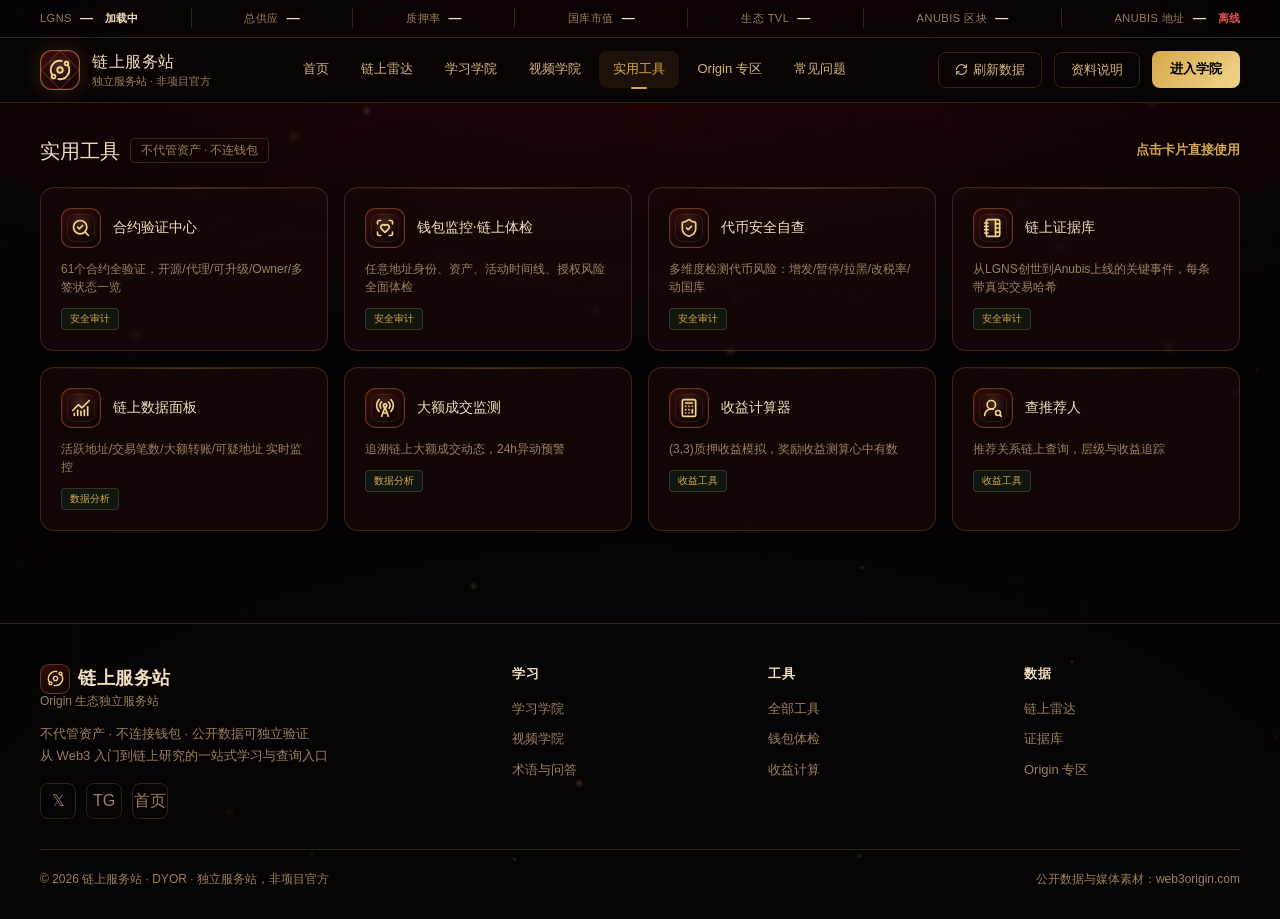
<file: tools.html>
<!DOCTYPE html>
<html lang="zh-CN">
<head>
<meta charset="UTF-8">
<meta name="viewport" content="width=device-width, initial-scale=1.0">
<meta name="referrer" content="strict-origin-when-cross-origin">
<meta http-equiv="Content-Security-Policy" content="default-src 'self'; base-uri 'self'; object-src 'none'; frame-src 'none'; script-src 'self'; style-src 'self' 'unsafe-inline'; img-src 'self' data: https://media.web3origin.com https://web3origin.com; media-src 'self' https://media.web3origin.com; connect-src 'self' https://count.web3origin.com https://api.gopluslabs.io https://www.okx.com; font-src 'self' data:; form-action 'self'; upgrade-insecure-requests">
<title>实用工具｜链上服务站</title>
<meta name="description" content="合约验证、钱包体检、安全检测、收益计算和推荐关系查询工具。">
<link rel="icon" type="image/png" href="服务站11-1-assets/favicon.png">
  <link rel="preconnect" href="https://count.web3origin.com" crossorigin>
<link rel="stylesheet" href="服务站11-1-assets/site.css?v=20260730-radar1">
</head>
<body data-page="tools">
<div class="origin-bg" aria-hidden="true"><picture><source type="image/webp" media="(max-height: 1100px)" srcset="服务站11-1-assets/bg-1600.webp"><source type="image/webp" media="(max-height: 1700px)" srcset="服务站11-1-assets/bg-2200.webp"><source type="image/webp" media="(max-height: 2300px)" srcset="服务站11-1-assets/bg-2560.webp"><img src="服务站11-1-assets/bg.png" alt="" decoding="async"></picture></div>
<canvas class="origin-embers" id="originEmbers" aria-hidden="true"></canvas>

<!-- 全局数据条 -->
<div class="global-bar">
  <div class="global-bar-inner">
    <div class="global-item">
      <span class="global-label">LGNS</span>
      <span class="global-value" id="globalPrice">—</span>
      <span class="global-change" id="globalPriceChange">加载中</span>
    </div>
    <div class="global-divider"></div>
    <div class="global-item">
      <span class="global-label">总供应</span>
      <span class="global-value" id="globalSupply">—</span>
    </div>
    <div class="global-divider"></div>
    <div class="global-item">
      <span class="global-label">质押率</span>
      <span class="global-value" id="globalStakeRate">—</span>
    </div>
    <div class="global-divider"></div>
    <div class="global-item">
      <span class="global-label">国库市值</span>
      <span class="global-value" id="globalTreasury">—</span>
    </div>
    <div class="global-divider"></div>
    <div class="global-item">
      <span class="global-label">生态 TVL</span>
      <span class="global-value" id="globalTvl">—</span>
    </div>
    <div class="global-divider"></div>
    <div class="global-item">
      <span class="global-label">Anubis 区块</span>
      <span class="global-value" id="globalBlock">—</span>
    </div>
    <div class="global-divider"></div>
    <div class="global-item">
      <span class="global-label">Anubis 地址</span>
      <span class="global-value" id="globalAddresses">—</span>
      <span class="global-change" id="globalDataStatus">实时接口</span>
    </div>
  </div>
</div>
<!-- 导航栏 -->
<nav class="navbar">
  <div class="nav-container">
    <a class="nav-left" href="index.html" aria-label="返回首页" style="text-decoration:none">
      <div class="logo-icon"><span class="theme-icon i-orbit" aria-hidden="true"></span></div>
      <div class="logo-text">
        <span class="logo-title">链上服务站</span>
        <span class="logo-sub">独立服务站 · 非项目官方</span>
      </div>
    </a>
    <div class="nav-links">
      <a href="index.html" class="nav-link">首页</a>
      <a href="index.html#radar" class="nav-link">链上雷达</a>
      <a href="academy.html" class="nav-link">学习学院</a>
      <a href="videos.html" class="nav-link">视频学院</a>
      <a href="tools.html" class="nav-link active">实用工具</a>
      <a href="index.html#origin-guide" class="nav-link">Origin 专区</a>
      <a href="academy.html#faq" class="nav-link">常见问题</a>
    </div>
    <div class="nav-right">
      <button class="nav-mobile-toggle" id="navToggle" aria-label="打开导航菜单" aria-expanded="false">☰</button>
      <button class="btn-ghost" id="refreshData" type="button"><span class="theme-icon i-refresh" aria-hidden="true"></span>刷新数据</button>
      <button class="btn-ghost" id="localInfoBtn" type="button">资料说明</button>
      <a class="nav-cta" href="academy.html">进入学院</a>
    </div>
  </div>
</nav>
<main class="main-container" id="page-root">
<!-- 实用工具 -->
  <div class="section fade-up" id="tools">
    <div class="section-header">
      <div class="section-title">
        实用工具
        <span class="tag">不代管资产 · 不连钱包</span>
      </div>
      <span class="section-more">点击卡片直接使用</span>
    </div>
    <div class="tools-grid">
      <a class="tool-card" href="#tools" data-tool="contracts">
        <div class="tool-header">
          <div class="tool-icon"><span class="theme-icon i-search-check" aria-hidden="true"></span></div>
          <div class="tool-name">合约验证中心</div>
        </div>
        <div class="tool-desc">61个合约全验证，开源/代理/可升级/Owner/多签状态一览</div>
        <span class="tool-tag">安全审计</span>
      </a>
      <a class="tool-card" href="#tools" data-tool="wallet">
        <div class="tool-header">
          <div class="tool-icon"><span class="theme-icon i-scan-heart" aria-hidden="true"></span></div>
          <div class="tool-name">钱包监控·链上体检</div>
        </div>
        <div class="tool-desc">任意地址身份、资产、活动时间线、授权风险全面体检</div>
        <span class="tool-tag">安全审计</span>
      </a>
      <a class="tool-card" href="#tools" data-tool="security">
        <div class="tool-header">
          <div class="tool-icon"><span class="theme-icon i-shield-check" aria-hidden="true"></span></div>
          <div class="tool-name">代币安全自查</div>
        </div>
        <div class="tool-desc">多维度检测代币风险：增发/暂停/拉黑/改税率/动国库</div>
        <span class="tool-tag">安全审计</span>
      </a>
      <a class="tool-card" href="#tools" data-tool="evidence">
        <div class="tool-header">
          <div class="tool-icon"><span class="theme-icon i-evidence" aria-hidden="true"></span></div>
          <div class="tool-name">链上证据库</div>
        </div>
        <div class="tool-desc">从LGNS创世到Anubis上线的关键事件，每条带真实交易哈希</div>
        <span class="tool-tag">安全审计</span>
      </a>
      <a class="tool-card" href="#tools" data-tool="dashboard">
        <div class="tool-header">
          <div class="tool-icon"><span class="theme-icon i-chart" aria-hidden="true"></span></div>
          <div class="tool-name">链上数据面板</div>
        </div>
        <div class="tool-desc">活跃地址/交易笔数/大额转账/可疑地址 实时监控</div>
        <span class="tool-tag">数据分析</span>
      </a>
      <a class="tool-card" href="#tools" data-tool="whales">
        <div class="tool-header">
          <div class="tool-icon"><span class="theme-icon i-radio" aria-hidden="true"></span></div>
          <div class="tool-name">大额成交监测</div>
        </div>
        <div class="tool-desc">追溯链上大额成交动态，24h异动预警</div>
        <span class="tool-tag">数据分析</span>
      </a>
      <a class="tool-card" href="#tools" data-tool="calculator">
        <div class="tool-header">
          <div class="tool-icon"><span class="theme-icon i-calculator" aria-hidden="true"></span></div>
          <div class="tool-name">收益计算器</div>
        </div>
        <div class="tool-desc">(3,3)质押收益模拟，奖励收益测算心中有数</div>
        <span class="tool-tag">收益工具</span>
      </a>
      <a class="tool-card" href="#tools" data-tool="referrer">
        <div class="tool-header">
          <div class="tool-icon"><span class="theme-icon i-user-search" aria-hidden="true"></span></div>
          <div class="tool-name">查推荐人</div>
        </div>
        <div class="tool-desc">推荐关系链上查询，层级与收益追踪</div>
        <span class="tool-tag">收益工具</span>
      </a>
    </div>
  </div>
</main>
<div class="modal" id="videoModal" role="dialog" aria-modal="true" aria-hidden="true" aria-labelledby="videoModalTitle">
  <div class="modal-dialog">
    <div class="modal-head">
      <h3 id="videoModalTitle">视频播放</h3>
      <button class="modal-close" id="videoModalClose" type="button" aria-label="关闭视频">✕</button>
    </div>
    <video id="videoPlayer" controls playsinline preload="metadata" controlslist="nodownload noremoteplayback"></video>
    <div class="modal-meta" id="videoModalMeta"></div>
  </div>
</div>

<div class="modal" id="toolModal" role="dialog" aria-modal="true" aria-hidden="true" aria-labelledby="toolModalTitle">
  <div class="modal-dialog tool-modal-dialog">
    <div class="modal-head">
      <h3 id="toolModalTitle">实用工具</h3>
      <button class="modal-close" id="toolModalClose" type="button" aria-label="关闭工具">✕</button>
    </div>
    <div class="tool-modal-body" id="toolModalBody"></div>
  </div>
</div>

<button class="back-to-top" id="backToTop" type="button" aria-label="返回顶部" title="返回顶部"><span class="theme-icon i-arrow-up" aria-hidden="true"></span></button>
<footer class="footer">
  <div class="footer-inner">
    <div>
      <div class="footer-brand">
        <div class="logo-title" style="display:flex;align-items:center;gap:8px"><span class="footer-brand-mark"><span class="theme-icon i-orbit" aria-hidden="true"></span></span>链上服务站</div>
        <div class="logo-sub">Origin 生态独立服务站</div>
      </div>
      <div class="footer-desc">不代管资产 · 不连接钱包 · 公开数据可独立验证<br>从 Web3 入门到链上研究的一站式学习与查询入口</div>
      <div class="footer-social">
        <a href="https://x.com/hyc199844" target="_blank" rel="noopener">𝕏</a>
        <a href="https://t.me/hyc199744" target="_blank" rel="noopener">TG</a>
        <a href="index.html">首页</a>
      </div>
    </div>
    <div class="footer-col"><h4>学习</h4><a href="academy.html">学习学院</a><a href="videos.html">视频学院</a><a href="academy.html#faq">术语与问答</a></div>
    <div class="footer-col"><h4>工具</h4><a href="tools.html">全部工具</a><a href="tools.html">钱包体检</a><a href="tools.html">收益计算</a></div>
    <div class="footer-col"><h4>数据</h4><a href="radar.html">链上雷达</a><a href="radar.html#evidence">证据库</a><a href="index.html#origin-guide">Origin 专区</a></div>
  </div>
  <div class="footer-bottom"><span>© 2026 链上服务站 · DYOR · 独立服务站，非项目官方</span><span>公开数据与媒体素材：web3origin.com</span></div>
</footer>
<script src="服务站11-1-assets/site-config.js"></script>
<script src="服务站11-1-assets/contracts.js"></script>
<script src="服务站11-1-assets/events.js"></script>
<script src="服务站11-1-assets/site.js?v=20260730-radar1"></script>
</body>
</html>
</file>
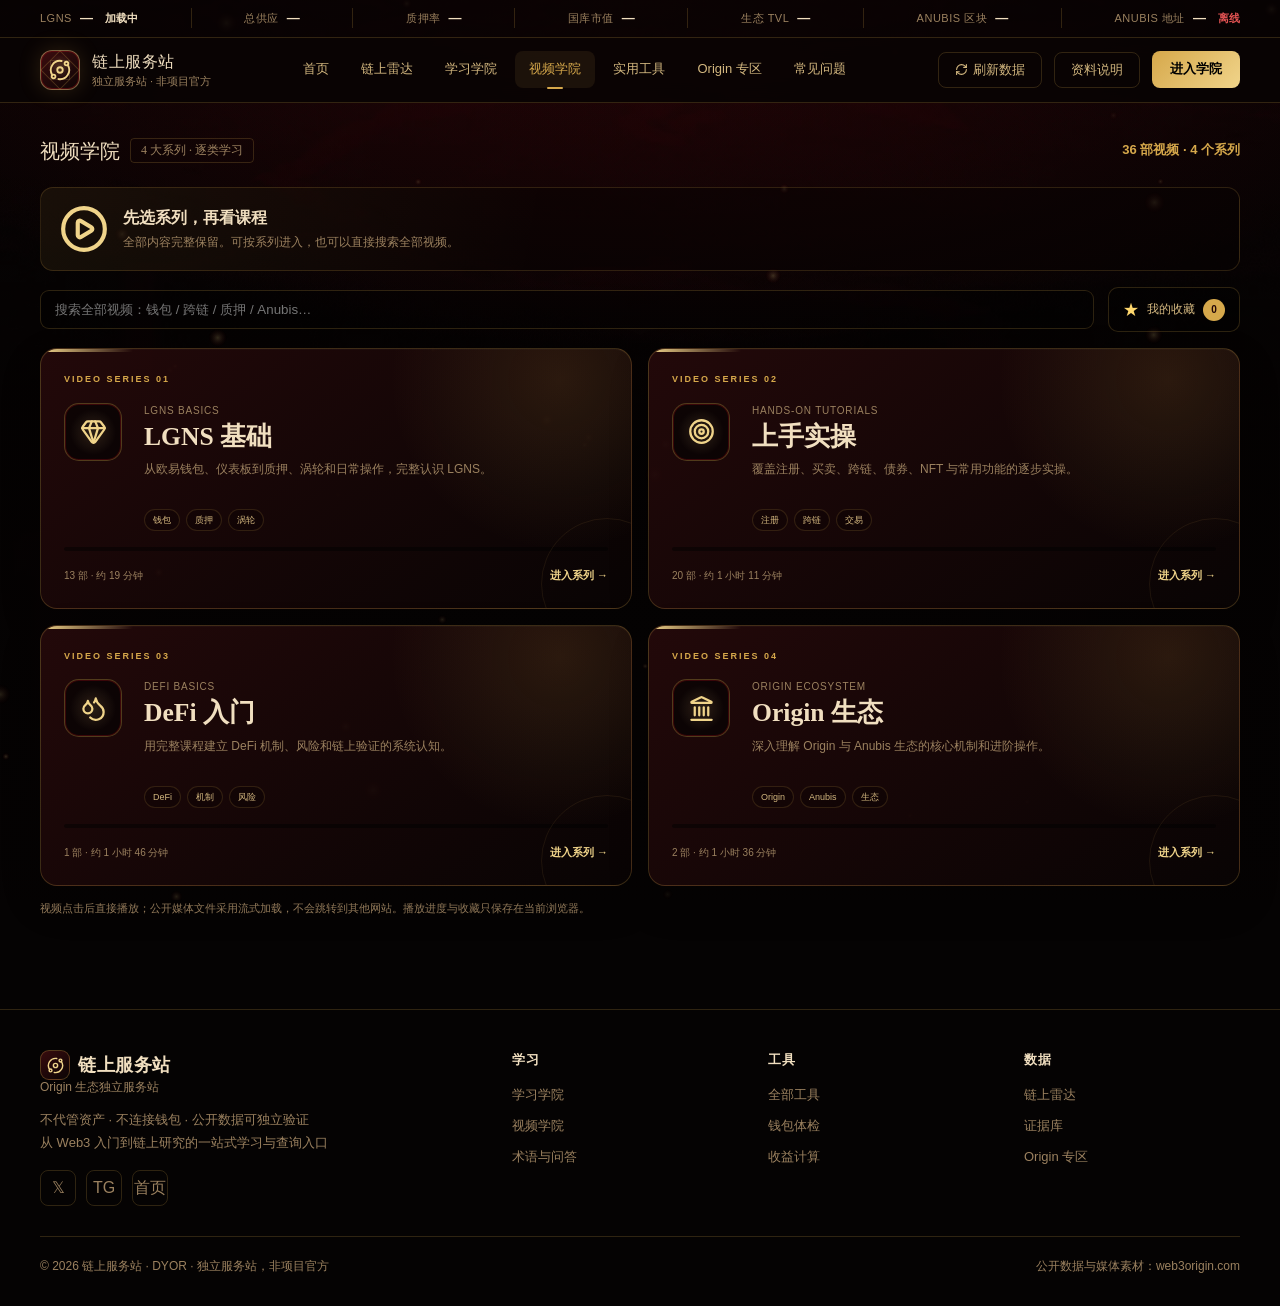
<file: videos.html>
<!DOCTYPE html>
<html lang="zh-CN">
<head>
<meta charset="UTF-8">
<meta name="viewport" content="width=device-width, initial-scale=1.0">
<meta name="referrer" content="strict-origin-when-cross-origin">
<meta http-equiv="Content-Security-Policy" content="default-src 'self'; base-uri 'self'; object-src 'none'; frame-src 'none'; script-src 'self'; style-src 'self' 'unsafe-inline'; img-src 'self' data: https://media.web3origin.com https://web3origin.com; media-src 'self' https://media.web3origin.com; connect-src 'self' https://count.web3origin.com https://api.gopluslabs.io https://www.okx.com; font-src 'self' data:; form-action 'self'; upgrade-insecure-requests">
<title>视频学院｜链上服务站</title>
<meta name="description" content="36 部 Origin 生态与 Web3 实操视频，分为 4 个系列并在页面内直接播放。">
<link rel="icon" type="image/png" href="服务站11-1-assets/favicon.png">
  <link rel="preconnect" href="https://count.web3origin.com" crossorigin>
  <link rel="preconnect" href="https://media.web3origin.com" crossorigin>
<link rel="stylesheet" href="服务站11-1-assets/site.css?v=20260730-radar1">
</head>
<body data-page="videos">
<div class="origin-bg" aria-hidden="true"><picture><source type="image/webp" media="(max-height: 1100px)" srcset="服务站11-1-assets/bg-1600.webp"><source type="image/webp" media="(max-height: 1700px)" srcset="服务站11-1-assets/bg-2200.webp"><source type="image/webp" media="(max-height: 2300px)" srcset="服务站11-1-assets/bg-2560.webp"><img src="服务站11-1-assets/bg.png" alt="" decoding="async"></picture></div>
<canvas class="origin-embers" id="originEmbers" aria-hidden="true"></canvas>

<!-- 全局数据条 -->
<div class="global-bar">
  <div class="global-bar-inner">
    <div class="global-item">
      <span class="global-label">LGNS</span>
      <span class="global-value" id="globalPrice">—</span>
      <span class="global-change" id="globalPriceChange">加载中</span>
    </div>
    <div class="global-divider"></div>
    <div class="global-item">
      <span class="global-label">总供应</span>
      <span class="global-value" id="globalSupply">—</span>
    </div>
    <div class="global-divider"></div>
    <div class="global-item">
      <span class="global-label">质押率</span>
      <span class="global-value" id="globalStakeRate">—</span>
    </div>
    <div class="global-divider"></div>
    <div class="global-item">
      <span class="global-label">国库市值</span>
      <span class="global-value" id="globalTreasury">—</span>
    </div>
    <div class="global-divider"></div>
    <div class="global-item">
      <span class="global-label">生态 TVL</span>
      <span class="global-value" id="globalTvl">—</span>
    </div>
    <div class="global-divider"></div>
    <div class="global-item">
      <span class="global-label">Anubis 区块</span>
      <span class="global-value" id="globalBlock">—</span>
    </div>
    <div class="global-divider"></div>
    <div class="global-item">
      <span class="global-label">Anubis 地址</span>
      <span class="global-value" id="globalAddresses">—</span>
      <span class="global-change" id="globalDataStatus">实时接口</span>
    </div>
  </div>
</div>
<!-- 导航栏 -->
<nav class="navbar">
  <div class="nav-container">
    <a class="nav-left" href="index.html" aria-label="返回首页" style="text-decoration:none">
      <div class="logo-icon"><span class="theme-icon i-orbit" aria-hidden="true"></span></div>
      <div class="logo-text">
        <span class="logo-title">链上服务站</span>
        <span class="logo-sub">独立服务站 · 非项目官方</span>
      </div>
    </a>
    <div class="nav-links">
      <a href="index.html" class="nav-link">首页</a>
      <a href="index.html#radar" class="nav-link">链上雷达</a>
      <a href="academy.html" class="nav-link">学习学院</a>
      <a href="videos.html" class="nav-link active">视频学院</a>
      <a href="tools.html" class="nav-link">实用工具</a>
      <a href="index.html#origin-guide" class="nav-link">Origin 专区</a>
      <a href="academy.html#faq" class="nav-link">常见问题</a>
    </div>
    <div class="nav-right">
      <button class="nav-mobile-toggle" id="navToggle" aria-label="打开导航菜单" aria-expanded="false">☰</button>
      <button class="btn-ghost" id="refreshData" type="button"><span class="theme-icon i-refresh" aria-hidden="true"></span>刷新数据</button>
      <button class="btn-ghost" id="localInfoBtn" type="button">资料说明</button>
      <a class="nav-cta" href="academy.html">进入学院</a>
    </div>
  </div>
</nav>
<main class="main-container" id="page-root">
<!-- 视频学院 -->
  <div class="section fade-up" id="videos">
    <div class="section-header">
      <div class="section-title">
        视频学院
        <span class="tag">4 大系列 · 逐类学习</span>
      </div>
      <span class="section-more" id="videoCatalogSummary">36 部视频 · 4 个系列</span>
    </div>
    <div class="series-intro">
      <span class="theme-icon i-play" aria-hidden="true"></span>
      <div><b>先选系列，再看课程</b><p>全部内容完整保留。可按系列进入，也可以直接搜索全部视频。</p></div>
    </div>
    <div class="catalog-controls series-catalog-controls">
      <input class="catalog-search" id="videoSearch" type="search" placeholder="搜索全部视频：钱包 / 跨链 / 质押 / Anubis…" aria-label="搜索全部视频">
      <button class="series-utility-button" id="openVideoFavorites" type="button"><span aria-hidden="true">★</span> 我的收藏 <b id="videoFavoriteCount">0</b></button>
    </div>
    <div class="series-grid video-series-grid" id="videoSeriesGrid" aria-label="视频课程系列">
      <div class="empty-state">正在整理视频系列…</div>
    </div>
    <section class="series-panel" id="videoSeriesPanel" aria-label="视频系列内容" hidden>
      <div class="series-detail-head" id="videoSeriesHeader"></div>
      <div class="video-scroll video-library" id="videoLibrary">
        <div class="empty-state">正在读取视频清单…</div>
      </div>
    </section>
    <p class="live-source-note">视频点击后直接播放；公开媒体文件采用流式加载，不会跳转到其他网站。播放进度与收藏只保存在当前浏览器。</p>
  </div>
</main>
<div class="modal" id="videoModal" role="dialog" aria-modal="true" aria-hidden="true" aria-labelledby="videoModalTitle">
  <div class="modal-dialog">
    <div class="modal-head">
      <h3 id="videoModalTitle">视频播放</h3>
      <button class="modal-close" id="videoModalClose" type="button" aria-label="关闭视频">✕</button>
    </div>
    <video id="videoPlayer" controls playsinline preload="metadata" controlslist="nodownload noremoteplayback"></video>
    <div class="modal-meta" id="videoModalMeta"></div>
  </div>
</div>

<div class="modal" id="toolModal" role="dialog" aria-modal="true" aria-hidden="true" aria-labelledby="toolModalTitle">
  <div class="modal-dialog tool-modal-dialog">
    <div class="modal-head">
      <h3 id="toolModalTitle">实用工具</h3>
      <button class="modal-close" id="toolModalClose" type="button" aria-label="关闭工具">✕</button>
    </div>
    <div class="tool-modal-body" id="toolModalBody"></div>
  </div>
</div>

<button class="back-to-top" id="backToTop" type="button" aria-label="返回顶部" title="返回顶部"><span class="theme-icon i-arrow-up" aria-hidden="true"></span></button>
<footer class="footer">
  <div class="footer-inner">
    <div>
      <div class="footer-brand">
        <div class="logo-title" style="display:flex;align-items:center;gap:8px"><span class="footer-brand-mark"><span class="theme-icon i-orbit" aria-hidden="true"></span></span>链上服务站</div>
        <div class="logo-sub">Origin 生态独立服务站</div>
      </div>
      <div class="footer-desc">不代管资产 · 不连接钱包 · 公开数据可独立验证<br>从 Web3 入门到链上研究的一站式学习与查询入口</div>
      <div class="footer-social">
        <a href="https://x.com/hyc199844" target="_blank" rel="noopener">𝕏</a>
        <a href="https://t.me/hyc199744" target="_blank" rel="noopener">TG</a>
        <a href="index.html">首页</a>
      </div>
    </div>
    <div class="footer-col"><h4>学习</h4><a href="academy.html">学习学院</a><a href="videos.html">视频学院</a><a href="academy.html#faq">术语与问答</a></div>
    <div class="footer-col"><h4>工具</h4><a href="tools.html">全部工具</a><a href="tools.html">钱包体检</a><a href="tools.html">收益计算</a></div>
    <div class="footer-col"><h4>数据</h4><a href="radar.html">链上雷达</a><a href="radar.html#evidence">证据库</a><a href="index.html#origin-guide">Origin 专区</a></div>
  </div>
  <div class="footer-bottom"><span>© 2026 链上服务站 · DYOR · 独立服务站，非项目官方</span><span>公开数据与媒体素材：web3origin.com</span></div>
</footer>
<script src="服务站11-1-assets/site-config.js"></script>
<script src="服务站11-1-assets/videos.js"></script>
<script src="服务站11-1-assets/site.js?v=20260730-radar1"></script>
</body>
</html>
</file>
<file: 服务站11-1-assets/site.css>
:root {
  --bg-primary: #080c08;
  --bg-secondary: #0d140d;
  --bg-tertiary: #111a11;
  --bg-card: rgba(13, 30, 13, 0.6);
  --bg-card-hover: rgba(18, 45, 18, 0.75);
  --green-primary: #00e676;
  --green-secondary: #00c853;
  --green-dark: #1b5e20;
  --green-glow: rgba(0, 230, 118, 0.1);
  --green-glow-strong: rgba(0, 230, 118, 0.25);
  --text-primary: #e8f5e9;
  --text-secondary: #81c784;
  --text-muted: #4caf50;
  --border-green: rgba(0, 230, 118, 0.12);
  --border-green-hover: rgba(0, 230, 118, 0.4);
  --red-accent: #ff5252;
  --blue-accent: #29b6f6;
  --orange-accent: #ff9800;
  --purple-accent: #ab47bc;
}

* { margin: 0; padding: 0; box-sizing: border-box; }
html { scroll-behavior: smooth; scroll-padding-top: 90px; }

body {
  font-family: 'Inter', 'Noto Sans SC', sans-serif;
  background: var(--bg-primary);
  color: var(--text-primary);
  min-height: 100vh;
  overflow-x: hidden;
  line-height: 1.6;
}

/* ===== 背景效果 ===== */
.bg-grid {
  position: fixed; top: 0; left: 0; width: 100%; height: 100%;
  pointer-events: none; z-index: 0;
  background-image: 
    linear-gradient(rgba(0,230,118,0.02) 1px, transparent 1px),
    linear-gradient(90deg, rgba(0,230,118,0.02) 1px, transparent 1px);
  background-size: 80px 80px;
}

.bg-glow {
  position: fixed; top: -20%; left: 50%; transform: translateX(-50%);
  width: 800px; height: 600px;
  background: radial-gradient(ellipse, rgba(0,230,118,0.06) 0%, transparent 70%);
  pointer-events: none; z-index: 0;
}

/* ===== 顶部全局数据条 (DeFiLlama风格) ===== */
.global-bar {
  background: rgba(0,0,0,0.5);
  border-bottom: 1px solid var(--border-green);
  padding: 8px 40px;
  position: relative; z-index: 10;
}
.global-bar-inner {
  max-width: 1400px; margin: 0 auto;
  display: flex; align-items: center; justify-content: space-between;
  gap: 24px; overflow-x: auto;
}
.global-item {
  display: flex; align-items: center; gap: 8px;
  white-space: nowrap;
}
.global-label {
  font-size: 11px; color: var(--text-muted); text-transform: uppercase; letter-spacing: 0.5px;
}
.global-value {
  font-size: 13px; font-weight: 700; color: var(--text-primary);
}
.global-change { font-size: 11px; font-weight: 600; margin-left: 4px; }
.global-change.up { color: var(--green-primary); }
.global-change.down { color: var(--red-accent); }
.global-divider {
  width: 1px; height: 20px; background: var(--border-green); flex-shrink: 0;
}

/* ===== 导航栏 ===== */
.navbar {
  position: sticky; top: 0; z-index: 100;
  background: rgba(8, 12, 8, 0.92);
  backdrop-filter: blur(20px);
  border-bottom: 1px solid var(--border-green);
  padding: 0 40px;
}
.nav-container {
  max-width: 1400px; margin: 0 auto;
  display: flex; align-items: center; justify-content: space-between;
  height: 64px;
}
.nav-left { display: flex; align-items: center; gap: 12px; }
.logo-icon {
  width: 40px; height: 40px;
  background: linear-gradient(135deg, var(--green-primary), var(--green-dark));
  border-radius: 10px; display: flex; align-items: center; justify-content: center;
  font-size: 20px; font-weight: 800; color: #000;
  box-shadow: 0 0 20px var(--green-glow-strong);
}
.logo-text { display: flex; flex-direction: column; }
.logo-title { font-size: 16px; font-weight: 700; color: var(--text-primary); letter-spacing: 0.5px; }
.logo-sub { font-size: 11px; color: var(--text-muted); margin-top: -2px; }
.nav-links { display: flex; gap: 4px; }
.nav-link {
  padding: 8px 14px; color: var(--text-secondary); text-decoration: none;
  font-size: 13px; font-weight: 500; border-radius: 8px;
  transition: all 0.3s; position: relative;
}
.nav-link:hover { color: var(--green-primary); background: var(--green-glow); }
.nav-link.active { color: var(--green-primary); background: var(--green-glow); }
.nav-link.active::after {
  content: ''; position: absolute; bottom: -1px; left: 50%; transform: translateX(-50%);
  width: 16px; height: 2px; background: var(--green-primary); border-radius: 2px;
}
.nav-right { display: flex; align-items: center; gap: 12px; }
.btn-ghost {
  padding: 8px 16px; border: 1px solid var(--border-green); background: transparent;
  border-radius: 8px; color: var(--text-secondary); font-size: 13px; font-weight: 500;
  cursor: pointer; transition: all 0.3s;
}
.btn-ghost:hover { border-color: var(--green-primary); color: var(--green-primary); }
.btn-primary {
  padding: 8px 20px;
  background: linear-gradient(135deg, var(--green-primary), var(--green-secondary));
  border: none; border-radius: 8px; color: #000; font-size: 13px; font-weight: 700;
  cursor: pointer; transition: all 0.3s;
}
.btn-primary:hover { box-shadow: 0 0 20px var(--green-glow-strong); transform: translateY(-1px); }

/* ===== 主容器 ===== */
.main-container { max-width: 1400px; margin: 0 auto; padding: 32px 40px; position: relative; z-index: 1; }

/* ===== Hero 区域 ===== */
.hero {
  display: grid; grid-template-columns: 1.2fr 1fr;
  gap: 32px; margin-bottom: 40px; align-items: start;
}
.hero-left { padding-top: 8px; }
.hero-badge {
  display: inline-flex; align-items: center; gap: 6px;
  padding: 4px 12px; background: rgba(0,230,118,0.08);
  border: 1px solid var(--border-green); border-radius: 20px;
  font-size: 12px; color: var(--green-primary); font-weight: 500;
  margin-bottom: 16px;
}
.hero-title {
  font-size: 40px; font-weight: 800; color: var(--text-primary);
  line-height: 1.15; margin-bottom: 16px; letter-spacing: -0.5px;
}
.hero-title span {
  background: linear-gradient(135deg, var(--green-primary), var(--green-secondary));
  -webkit-background-clip: text; -webkit-text-fill-color: transparent;
}
.hero-desc {
  font-size: 16px; color: var(--text-secondary); line-height: 1.7;
  margin-bottom: 24px; max-width: 520px;
}
.hero-stats {
  display: flex; gap: 32px;
}
.hero-stat { text-align: left; }
.hero-stat-value { font-size: 28px; font-weight: 800; color: var(--green-primary); }
.hero-stat-label { font-size: 12px; color: var(--text-muted); margin-top: 2px; }

/* ===== AI 助手卡片 ===== */
.ai-card {
  background: linear-gradient(135deg, rgba(13,30,13,0.8), rgba(18,45,18,0.6));
  border: 1px solid var(--border-green); border-radius: 20px;
  padding: 28px; position: relative; overflow: hidden;
}
.ai-card::before {
  content: ''; position: absolute; top: 0; left: 0; right: 0; height: 2px;
  background: linear-gradient(90deg, transparent, var(--green-primary), transparent);
}
.ai-card-header {
  display: flex; align-items: center; gap: 12px; margin-bottom: 16px;
}
.ai-avatar {
  width: 48px; height: 48px; border-radius: 14px;
  background: linear-gradient(135deg, rgba(0,230,118,0.2), rgba(27,94,32,0.3));
  display: flex; align-items: center; justify-content: center; font-size: 24px;
  border: 1px solid var(--border-green);
}
.ai-card-title { font-size: 18px; font-weight: 700; color: var(--text-primary); }
.ai-status {
  display: flex; align-items: center; gap: 6px;
  font-size: 12px; color: var(--green-primary); font-weight: 600;
}
.ai-pulse {
  width: 8px; height: 8px; background: var(--green-primary); border-radius: 50%;
  animation: pulse 2s infinite;
}
.ai-input-box {
  display: flex; gap: 0;
  background: rgba(0,0,0,0.4); border: 1px solid var(--border-green);
  border-radius: 12px; overflow: hidden; margin-bottom: 12px;
  transition: all 0.3s;
}
.ai-input-box:focus-within {
  border-color: var(--green-primary); box-shadow: 0 0 15px var(--green-glow);
}
.ai-input {
  flex: 1; padding: 14px 16px; background: transparent; border: none;
  color: var(--text-primary); font-size: 14px; outline: none;
}
.ai-input::placeholder { color: var(--text-muted); }
.ai-send {
  padding: 14px 20px; background: linear-gradient(135deg, var(--green-primary), var(--green-secondary));
  border: none; color: #000; font-size: 14px; font-weight: 700;
  cursor: pointer; display: flex; align-items: center; gap: 6px;
}
.ai-hint { font-size: 12px; color: var(--text-muted); }

/* ===== 快速入口 (Zapper风格卡片) ===== */
.quick-access {
  display: grid; grid-template-columns: repeat(4, 1fr); gap: 16px;
  margin-bottom: 40px;
}
.qa-card {
  background: var(--bg-card); border: 1px solid var(--border-green);
  border-radius: 16px; padding: 24px; cursor: pointer;
  transition: all 0.4s; position: relative; overflow: hidden;
}
.qa-card::before {
  content: ''; position: absolute; top: 0; left: 0; right: 0; height: 1px;
  background: linear-gradient(90deg, transparent, var(--green-primary), transparent);
  opacity: 0.3;
}
.qa-card:hover {
  border-color: var(--border-green-hover);
  box-shadow: 0 8px 32px var(--green-glow);
  transform: translateY(-4px);
}
.qa-icon {
  width: 48px; height: 48px; border-radius: 12px;
  display: flex; align-items: center; justify-content: center;
  font-size: 24px; margin-bottom: 16px;
  background: linear-gradient(135deg, rgba(0,230,118,0.1), rgba(27,94,32,0.15));
  border: 1px solid var(--border-green);
}
.qa-icon.learn { background: linear-gradient(135deg, rgba(0,230,118,0.1), rgba(27,94,32,0.15)); }
.qa-icon.video { background: linear-gradient(135deg, rgba(41,182,246,0.1), rgba(13,71,161,0.15)); }
.qa-icon.tools { background: linear-gradient(135deg, rgba(255,152,0,0.1), rgba(230,81,0,0.15)); }
.qa-icon.data { background: linear-gradient(135deg, rgba(171,71,188,0.1), rgba(74,20,140,0.15)); }
.qa-title { font-size: 16px; font-weight: 700; color: var(--text-primary); margin-bottom: 6px; }
.qa-desc { font-size: 13px; color: var(--text-secondary); line-height: 1.5; }
.qa-count {
  margin-top: 12px; font-size: 11px; color: var(--text-muted);
  padding: 4px 10px; background: rgba(0,0,0,0.3); border-radius: 6px;
  display: inline-block;
}

/* ===== 学习路径 (教育分层可视化) ===== */
.section { margin-bottom: 40px; }
.section-header {
  display: flex; align-items: center; justify-content: space-between;
  margin-bottom: 20px;
}
.section-title {
  font-size: 20px; font-weight: 700; color: var(--text-primary);
  display: flex; align-items: center; gap: 10px;
}
.section-title .tag {
  font-size: 12px; color: var(--text-muted); font-weight: 400;
  padding: 2px 10px; border: 1px solid var(--border-green); border-radius: 4px;
}
.section-more {
  font-size: 13px; color: var(--green-primary); text-decoration: none;
  font-weight: 600; display: flex; align-items: center; gap: 4px;
  transition: all 0.3s;
}
.section-more:hover { gap: 8px; }

.path-track {
  display: flex; gap: 0; position: relative;
}
.path-track::before {
  content: ''; position: absolute; top: 24px; left: 48px; right: 48px;
  height: 2px;
  background: linear-gradient(90deg, var(--green-primary), var(--blue-accent), var(--orange-accent), var(--purple-accent), var(--red-accent));
  opacity: 0.3;
}
.path-step {
  flex: 1; text-align: center; padding: 0 8px; position: relative; z-index: 1;
}
.path-circle {
  width: 48px; height: 48px; margin: 0 auto 12px; border-radius: 50%;
  display: flex; align-items: center; justify-content: center;
  font-size: 14px; font-weight: 800; color: #000;
  background: linear-gradient(135deg, var(--green-primary), var(--green-secondary));
  box-shadow: 0 0 20px var(--green-glow-strong);
  border: 3px solid var(--bg-primary);
}
.path-circle.l2 { background: linear-gradient(135deg, var(--blue-accent), #1565c0)); }
.path-circle.l3 { background: linear-gradient(135deg, var(--orange-accent), #e65100)); }
.path-circle.l4 { background: linear-gradient(135deg, var(--purple-accent), #4a148c)); }
.path-circle.l5 { background: linear-gradient(135deg, var(--red-accent), #b71c1c)); }
.path-name { font-size: 13px; font-weight: 600; color: var(--text-primary); margin-bottom: 2px; }
.path-en { font-size: 10px; color: var(--text-muted); margin-bottom: 4px; }
.path-tag { font-size: 10px; color: var(--text-secondary); }

/* ===== 数据仪表盘区域 (DeFiLlama + Dune 风格) ===== */
.dashboard-grid {
  display: grid; grid-template-columns: 2fr 1fr; gap: 20px;
}
.dash-card {
  background: var(--bg-card); border: 1px solid var(--border-green);
  border-radius: 16px; padding: 24px; transition: all 0.3s;
}
.dash-card:hover { border-color: var(--border-green-hover); }
.dash-header {
  display: flex; align-items: center; justify-content: space-between;
  margin-bottom: 20px;
}
.dash-title { font-size: 15px; font-weight: 700; color: var(--text-primary); }
.dash-tabs { display: flex; gap: 4px; }
.dash-tab {
  padding: 4px 10px; border-radius: 6px; font-size: 11px; color: var(--text-muted);
  background: transparent; border: none; cursor: pointer; transition: all 0.3s;
}
.dash-tab.active { background: var(--green-glow); color: var(--green-primary); }
.dash-tab:hover { color: var(--green-primary); }

/* 数据指标行 */
.metric-row {
  display: grid; grid-template-columns: repeat(4, 1fr); gap: 12px;
  margin-bottom: 20px;
}
.metric-item {
  padding: 16px; background: rgba(0,0,0,0.3); border-radius: 12px;
  border: 1px solid transparent; transition: all 0.3s;
}
.metric-item:hover { border-color: var(--border-green); }
.metric-label { font-size: 11px; color: var(--text-muted); margin-bottom: 6px; }
.metric-value { font-size: 22px; font-weight: 700; color: var(--text-primary); margin-bottom: 4px; }
.metric-change { font-size: 11px; font-weight: 600; }
.metric-change.up { color: var(--green-primary); }
.metric-change.down { color: var(--red-accent); }

/* 模拟图表 */
.chart-area {
  height: 180px; background: rgba(0,0,0,0.2); border-radius: 12px;
  position: relative; overflow: hidden; padding: 20px;
}
.chart-line {
  position: absolute; bottom: 30px; left: 20px; right: 20px;
  height: 100px;
}
.chart-line svg { width: 100%; height: 100%; }
.chart-labels {
  position: absolute; bottom: 8px; left: 20px; right: 20px;
  display: flex; justify-content: space-between;
  font-size: 10px; color: var(--text-muted);
}

/* 日报侧边 */
.daily-list { display: flex; flex-direction: column; gap: 10px; }
.daily-row {
  display: flex; align-items: center; justify-content: space-between;
  padding: 12px 14px; background: rgba(0,0,0,0.3); border-radius: 10px;
  border: 1px solid transparent; transition: all 0.3s;
}
.daily-row:hover { border-color: var(--border-green); }
.daily-left { display: flex; align-items: center; gap: 10px; }
.daily-dot {
  width: 8px; height: 8px; border-radius: 50%; flex-shrink: 0;
}
.daily-dot.green { background: var(--green-primary); box-shadow: 0 0 8px var(--green-primary); }
.daily-dot.blue { background: var(--blue-accent); box-shadow: 0 0 8px var(--blue-accent); }
.daily-dot.orange { background: var(--orange-accent); box-shadow: 0 0 8px var(--orange-accent); }
.daily-dot.purple { background: var(--purple-accent); box-shadow: 0 0 8px var(--purple-accent); }
.daily-name { font-size: 13px; color: var(--text-secondary); }
.daily-val { font-size: 13px; font-weight: 600; color: var(--text-primary); }
.daily-val.up { color: var(--green-primary); }
.daily-val.down { color: var(--red-accent); }

/* Origin 链上雷达专业面板 */
.origin-radar-dashboard + .dashboard-grid { display: none; }
.origin-radar-dashboard {
  margin-top: 20px; position: relative;
  color: var(--text-primary);
}
.origin-radar-dashboard::before {
  content: ""; position: absolute; inset: -24px; z-index: -1; pointer-events: none;
  background: radial-gradient(circle at 35% 0, rgba(122,11,18,.13), transparent 42%);
}
.radar-loading {
  padding: 48px; border: 1px dashed var(--border-green); border-radius: 14px;
  color: var(--text-muted); background: rgba(0,0,0,.28); text-align: center;
}
.origin-radar-topbar {
  display: flex; align-items: flex-start; justify-content: space-between; gap: 24px;
  margin-bottom: 14px; padding: 15px 17px;
  border: 1px solid rgba(214,168,75,.18); border-radius: 14px;
  background:
    radial-gradient(circle at 8% 0, rgba(122,11,18,.16), transparent 34%),
    linear-gradient(145deg, rgba(20,10,8,.76), rgba(6,5,4,.7));
}
.origin-radar-brand { display: flex; align-items: center; gap: 13px; min-width: 0; }
.origin-radar-mark {
  display: grid; place-items: center; width: 42px; height: 42px; flex-shrink: 0;
  color: #b6f23d; font-size: 34px; filter: drop-shadow(0 0 12px rgba(182,242,61,.32));
}
.origin-radar-title {
  color: var(--green-secondary); font-family: "STZhongsong", "Songti SC", serif;
  font-size: clamp(21px,2.2vw,30px); letter-spacing: .04em;
}
.origin-radar-title em {
  margin-left: 8px; color: #00e676; font: 600 12px/1 system-ui, sans-serif;
  letter-spacing: .12em;
}
.origin-radar-brand p { margin: 6px 0 0; color: var(--text-muted); font-size: 11px; }
.origin-network-box { flex-shrink: 0; color: var(--text-muted); text-align: right; font-size: 9px; }
.origin-network-box > div {
  display: flex; justify-content: flex-end; flex-wrap: wrap; gap: 10px; margin-top: 8px;
}
.network-pill {
  display: inline-flex; align-items: center; min-height: 24px; padding: 4px 8px;
  border: 1px solid rgba(214,168,75,.14); border-radius: 999px;
  color: var(--text-muted); background: rgba(0,0,0,.22); font-weight: 500;
}
.network-pill.online { color: #36d77a; }
.network-pill.offline { color: var(--red-accent); }
.origin-kpi-grid {
  display: grid; grid-template-columns: repeat(12,minmax(0,1fr));
  grid-auto-flow: row dense; align-items: stretch; gap: 12px;
}
.origin-kpi-card, .origin-detail-card {
  position: relative; min-width: 0; overflow: hidden;
  border: 1px solid rgba(214,168,75,.23); border-radius: 13px;
  background: linear-gradient(160deg, rgba(19,14,10,.95), rgba(7,6,5,.97));
  box-shadow: 0 14px 34px rgba(0,0,0,.13);
}
.origin-kpi-card {
  grid-column: span 4; min-height: 0; padding: 14px 15px;
}
.origin-kpi-card.featured {
  grid-row: span 2; display: flex; flex-direction: column; min-height: 0; padding: 19px;
  background:
    radial-gradient(circle at 18% 8%, rgba(0,230,118,.12), transparent 38%),
    linear-gradient(155deg, rgba(18,20,12,.98), rgba(7,6,5,.98));
}
.origin-kpi-card::before, .origin-detail-card::before {
  content: ""; position: absolute; inset: 0 0 auto; height: 1px;
  background: linear-gradient(90deg, #00e676, rgba(214,168,75,.28), transparent);
  opacity: .7;
}
.origin-kpi-card.treasury::before { background: linear-gradient(90deg, #d6a84b, transparent); }
.origin-kpi-label {
  display: block; margin-bottom: 12px; color: var(--text-muted);
  font-size: 9px; font-weight: 900; letter-spacing: .15em;
}
.origin-kpi-card:not(.featured) .origin-kpi-label { margin-bottom: 8px; }
.origin-kpi-card > strong, .origin-kpi-value-line strong {
  display: block; color: var(--text-primary); font-size: clamp(20px,2vw,27px); line-height: 1.1;
}
.origin-kpi-card.featured .origin-kpi-value-line strong {
  font-size: clamp(32px,3.6vw,46px);
}
.origin-kpi-card > small {
  display: block; margin-top: 5px; color: var(--text-muted); font-size: 9px;
}
.origin-kpi-value-line {
  display: flex; align-items: center; justify-content: space-between; gap: 8px;
}
.origin-kpi-value-line span {
  padding: 4px 7px; border-radius: 999px; color: var(--text-muted);
  background: rgba(255,255,255,.04); font-size: 9px; font-weight: 700;
}
.origin-kpi-value-line .up { color: #00e676; background: rgba(0,230,118,.08); }
.origin-kpi-value-line .down { color: #ff716c; background: rgba(239,83,80,.1); }
.origin-mini-chart { width: 100%; height: 48px; margin: 8px 0 5px; overflow: visible; }
.origin-kpi-card.featured .origin-mini-chart {
  flex: 1; min-height: 112px; margin: 18px 0 14px;
}
.origin-kpi-card:not(.featured) .origin-mini-chart { height: 34px; margin: 5px 0 2px; }
.origin-kpi-card dl { margin: 13px 0 0; }
.origin-kpi-card dl div {
  display: flex; align-items: center; justify-content: space-between; gap: 8px;
  padding: 7px 0; border-top: 1px solid rgba(214,168,75,.09);
}
.origin-kpi-card dt { color: var(--text-muted); font-size: 9px; }
.origin-kpi-card dd {
  margin: 0; overflow: hidden; color: var(--text-secondary); font-size: 10px;
  font-weight: 700; text-align: right; text-overflow: ellipsis; white-space: nowrap;
}
.origin-kpi-card:not(.featured) dl {
  display: grid; grid-template-columns: repeat(2,minmax(0,1fr)); gap: 0 13px;
  margin-top: 9px;
}
.origin-kpi-card:not(.featured) dl div {
  display: block; min-width: 0; padding: 6px 0;
}
.origin-kpi-card:not(.featured) dd { margin-top: 3px; text-align: left; }
.origin-kpi-card.featured dl {
  display: grid; grid-template-columns: repeat(2,minmax(0,1fr)); gap: 12px;
  margin-top: auto;
}
.origin-kpi-card.featured dl div {
  display: block; min-width: 0; padding: 11px 0 0;
}
.origin-kpi-card.featured dd { margin-top: 4px; text-align: left; }
.origin-detail-grid {
  display: grid; grid-template-columns: minmax(0,1.45fr) minmax(340px,1fr);
  grid-template-areas:
    "events health"
    "events risk"
    "whales whales";
  align-items: stretch; gap: 12px; margin-top: 12px;
}
.events-panel { grid-area: events; display: flex; flex-direction: column; }
.health-panel { grid-area: health; }
.risk-panel { grid-area: risk; }
.whale-panel { grid-area: whales; }
.origin-detail-card { min-height: 0; padding: 15px; }
.origin-detail-card header {
  display: flex; align-items: center; justify-content: space-between; gap: 12px;
  margin-bottom: 12px;
}
.origin-detail-card h3 {
  margin: 0; color: var(--green-secondary); font-family: "STZhongsong", "Songti SC", serif;
  font-size: 14px; font-weight: 600;
}
.origin-detail-card header > span { color: var(--text-muted); font-size: 9px; }
.origin-event-list, .origin-whale-list { display: grid; gap: 5px; }
.events-panel .origin-event-list { flex: 1; align-content: start; }
.origin-event-row {
  display: grid; grid-template-columns: 46px minmax(90px,.85fr) minmax(72px,.7fr) minmax(92px,1fr) 62px;
  align-items: center; gap: 8px; padding: 7px 8px;
  border-bottom: 1px solid rgba(214,168,75,.08); color: inherit; text-decoration: none;
}
.origin-event-row:hover, .origin-whale-row:hover { background: rgba(214,168,75,.045); }
.origin-event-row b, .origin-event-row strong { font-size: 10px; }
.origin-event-row b { color: var(--text-primary); }
.origin-event-row strong { color: var(--text-secondary); font-weight: 500; }
.origin-event-row small, .origin-event-row time, .origin-whale-row time {
  overflow: hidden; color: var(--text-muted); font-size: 8px; text-overflow: ellipsis; white-space: nowrap;
}
.origin-event-row time, .origin-whale-row time { text-align: right; }
.origin-side {
  display: inline-grid; place-items: center; min-width: 36px; padding: 3px 5px;
  border-radius: 5px; font-size: 8px; font-weight: 800;
}
.origin-side.buy { color: #00e676; background: rgba(0,230,118,.1); }
.origin-side.sell { color: #ff716c; background: rgba(239,83,80,.12); }
.origin-health-layout {
  display: grid; grid-template-columns: 124px minmax(0,1fr); align-items: center; gap: 18px;
}
.origin-health-ring {
  --score: 0;
  display: grid; place-content: center; width: 104px; height: 104px; position: relative;
  border-radius: 50%;
  background: conic-gradient(#00e676 calc(var(--score) * 1%), rgba(214,168,75,.12) 0);
}
.origin-health-ring::before {
  content: ""; position: absolute; inset: 9px; border-radius: 50%;
  background: #0a0806; box-shadow: inset 0 0 22px rgba(0,0,0,.7);
}
.origin-health-ring strong, .origin-health-ring small { position: relative; z-index: 1; text-align: center; }
.origin-health-ring strong { color: #00e676; font-size: 28px; }
.origin-health-ring small { color: var(--text-muted); font-size: 8px; }
.origin-health-parts { display: grid; gap: 8px; }
.origin-health-part > div:first-child {
  display: flex; align-items: center; justify-content: space-between; gap: 8px;
  color: var(--text-secondary); font-size: 9px;
}
.origin-health-part b { color: var(--text-primary); }
.origin-health-part b small { color: var(--text-muted); }
.origin-health-track {
  height: 4px; margin-top: 4px; overflow: hidden; border-radius: 99px; background: rgba(214,168,75,.12);
}
.origin-health-track i {
  display: block; height: 100%; border-radius: inherit;
  background: linear-gradient(90deg,#00a956,#00e676); box-shadow: 0 0 8px rgba(0,230,118,.25);
}
.origin-health-part p { margin: 3px 0 0; color: var(--text-muted); font-size: 7px; }
.origin-method-note {
  margin: 13px 0 0; padding-top: 10px; border-top: 1px dashed rgba(214,168,75,.16);
  color: var(--text-muted); font-size: 8px; line-height: 1.6;
}
.origin-whale-row {
  display: grid; grid-template-columns: 20px 42px minmax(90px,1fr) minmax(70px,.7fr) 62px;
  align-items: center; gap: 7px; padding: 7px 8px; border-bottom: 1px solid rgba(214,168,75,.08);
  color: inherit; text-decoration: none;
}
.whale-panel .origin-whale-list {
  grid-template-columns: repeat(2,minmax(0,1fr)); gap: 8px;
}
.whale-panel .origin-whale-row {
  grid-template-columns: 20px 42px minmax(0,1fr); grid-template-rows: auto auto;
  min-height: 76px; padding: 11px;
  border: 1px solid rgba(214,168,75,.14); border-radius: 10px;
  background: rgba(214,168,75,.025);
}
.whale-panel .whale-signal-icon { grid-column: 1; grid-row: 1 / 3; }
.whale-panel .origin-side { grid-column: 2; grid-row: 1; }
.whale-panel .origin-whale-row b { grid-column: 3; grid-row: 1; }
.whale-panel .origin-whale-row strong { grid-column: 2; grid-row: 2; }
.whale-panel .origin-whale-row time { grid-column: 3; grid-row: 2; }
.origin-whale-row b, .origin-whale-row strong { font-size: 10px; }
.origin-whale-row strong { color: var(--text-secondary); font-weight: 500; }
.risk-level {
  padding: 4px 8px; border: 1px solid rgba(214,168,75,.22); border-radius: 99px;
}
.risk-level.normal { color: #00e676 !important; border-color: rgba(0,230,118,.25); }
.risk-level.warn { color: #ffb74d !important; border-color: rgba(255,183,77,.3); }
.origin-risk-items { display: grid; gap: 7px; }
.origin-risk-item {
  display: flex; align-items: flex-start; gap: 9px; padding: 11px;
  border: 1px solid rgba(214,168,75,.18); border-radius: 9px; background: rgba(214,168,75,.035);
}
.origin-risk-item span { color: #4da3ff; font-size: 9px; }
.origin-risk-item.warn span { color: #ffb74d; }
.origin-risk-item p { margin: 0; color: var(--text-secondary); font-size: 10px; line-height: 1.55; }
.origin-empty { padding: 24px; color: var(--text-muted); text-align: center; font-size: 10px; }

/* 欧易公开现货行情 */
.home-radar { padding-top: 10px; }
.market-panel {
  margin-top: 20px; padding: 24px; overflow: hidden; position: relative;
  background:
    radial-gradient(circle at 92% 8%, rgba(214,168,75,.12), transparent 30%),
    linear-gradient(145deg, rgba(20,14,8,.97), rgba(7,6,5,.98));
  border: 1px solid rgba(214,168,75,.32); border-radius: 16px;
}
.market-panel::before {
  content: ""; position: absolute; inset: 0 0 auto; height: 1px;
  background: linear-gradient(90deg, transparent, rgba(240,212,138,.9), transparent);
}
.market-panel-head {
  display: flex; align-items: flex-start; justify-content: space-between;
  gap: 20px; margin-bottom: 18px;
}
.market-kicker {
  display: block; margin-bottom: 7px; color: var(--green-primary);
  font-size: 10px; font-weight: 800; letter-spacing: .18em;
}
.market-panel h3 { margin: 0 0 6px; color: var(--text-primary); font-size: 19px; }
.market-panel-head p {
  margin: 0; max-width: 720px; color: var(--text-muted); font-size: 12px; line-height: 1.7;
}
.market-status {
  flex-shrink: 0; padding: 7px 11px; color: var(--text-muted);
  background: rgba(0,0,0,.28); border: 1px solid var(--border-green);
  border-radius: 999px; font-size: 11px;
}
.market-status.online { color: var(--green-primary); }
.market-status.partial { color: var(--orange-accent); border-color: rgba(255,171,64,.35); }
.market-status.cached {
  color: var(--green-secondary); border-color: rgba(214,168,75,.45);
  background: linear-gradient(135deg, rgba(214,168,75,.12), rgba(0,0,0,.3));
}
.market-status.offline { color: var(--red-accent); border-color: rgba(239,83,80,.35); }
.okx-terminal {
  display: grid; grid-template-columns: 238px minmax(0, 1fr); gap: 14px;
  min-height: 510px;
}
.market-watchlist, .market-chart-card {
  min-width: 0; overflow: hidden; border: 1px solid rgba(214,168,75,.18);
  border-radius: 13px; background: rgba(0,0,0,.3);
}
.market-watch-head {
  display: flex; align-items: center; justify-content: space-between; gap: 10px;
  padding: 13px 14px; border-bottom: 1px solid rgba(214,168,75,.14);
  color: var(--text-secondary); font-size: 11px; font-weight: 800;
}
.market-watch-head small { color: var(--text-muted); font-size: 9px; font-weight: 500; }
.okx-market-grid { display: flex; flex-direction: column; }
.market-loading {
  padding: 32px 14px; color: var(--text-muted); text-align: center; font-size: 11px;
}
.market-watch-item {
  display: grid; grid-template-columns: 34px minmax(0,1fr) auto; align-items: center; gap: 9px;
  width: 100%; padding: 12px; border: 0; border-bottom: 1px solid rgba(214,168,75,.09);
  color: inherit; background: transparent; text-align: left; cursor: pointer;
  transition: background .2s, box-shadow .2s;
}
.market-watch-item:last-child { border-bottom: 0; }
.market-watch-item:hover { background: rgba(214,168,75,.06); }
.market-watch-item.active {
  background: linear-gradient(90deg, rgba(214,168,75,.13), rgba(214,168,75,.025));
  box-shadow: inset 3px 0 var(--coin-accent, var(--green-primary));
}
.market-watch-icon, .market-active-icon {
  display: grid; place-items: center; flex-shrink: 0;
  overflow: hidden; border-radius: 50%; color: #090704; background: transparent;
  font-size: 11px; font-weight: 900;
  box-shadow: 0 0 18px color-mix(in srgb, var(--coin-accent, #d8a94a) 22%, transparent);
}
.market-watch-icon { width: 32px; height: 32px; }
.market-watch-icon img, .market-active-icon img {
  display: block; width: 100%; height: 100%; object-fit: contain;
}
.market-watch-pair, .market-watch-quote { min-width: 0; }
.market-watch-pair b, .market-watch-pair small,
.market-watch-quote b, .market-watch-quote small { display: block; }
.market-watch-pair b { color: var(--text-primary); font-size: 12px; }
.market-watch-pair small {
  margin-top: 2px; overflow: hidden; color: var(--text-muted); font-size: 9px;
  text-overflow: ellipsis; white-space: nowrap;
}
.market-watch-quote { text-align: right; }
.market-watch-quote b { color: var(--text-secondary); font-size: 11px; }
.market-watch-quote small { margin-top: 3px; color: var(--text-muted); font-size: 9px; }
.market-watch-quote .up, #okxActiveChange.up { color: #00e676; }
.market-watch-quote .down, #okxActiveChange.down { color: var(--red-accent); }
.market-chart-card { display: flex; flex-direction: column; }
.market-chart-head {
  display: grid; grid-template-columns: minmax(180px,1fr) auto minmax(260px,1.2fr);
  align-items: center; gap: 20px; padding: 15px 17px;
  border-bottom: 1px solid rgba(214,168,75,.13);
}
.market-active-pair { display: flex; align-items: center; gap: 10px; min-width: 0; }
.market-active-icon { width: 40px; height: 40px; }
.market-active-pair b { display: block; color: var(--text-primary); font-size: 14px; }
.market-active-pair span {
  display: block; margin-top: 3px; color: var(--text-muted); font-size: 9px;
}
.market-active-quote { min-width: 120px; text-align: right; }
.market-active-quote strong { display: block; color: var(--text-primary); font-size: 23px; }
.market-active-quote span { display: block; margin-top: 2px; color: var(--text-muted); font-size: 10px; }
.market-active-stats {
  display: grid; grid-template-columns: repeat(3,minmax(0,1fr)); gap: 12px;
  padding-left: 18px; border-left: 1px solid rgba(214,168,75,.14);
}
.market-active-stats span, .market-active-stats b { display: block; }
.market-active-stats span { margin-bottom: 4px; color: var(--text-muted); font-size: 9px; }
.market-active-stats b {
  overflow: hidden; color: var(--text-secondary); font-size: 10px;
  text-overflow: ellipsis; white-space: nowrap;
}
.market-chart-toolbar {
  display: flex; align-items: center; justify-content: space-between; flex-wrap: wrap; gap: 10px;
  padding: 10px 14px; border-bottom: 1px solid rgba(214,168,75,.1);
}
.chart-control-group { display: inline-flex; align-items: center; gap: 3px; }
.chart-control {
  padding: 6px 9px; border: 1px solid transparent; border-radius: 6px;
  color: var(--text-muted); background: transparent; font-size: 10px; cursor: pointer;
}
.chart-control:hover { color: var(--text-primary); background: rgba(214,168,75,.06); }
.chart-control.active {
  color: #1c1003; border-color: var(--green-primary);
  background: linear-gradient(180deg, var(--green-secondary), var(--green-primary)); font-weight: 800;
}
.market-chart-readout {
  display: flex; flex-wrap: wrap; gap: 16px; padding: 8px 15px 0;
  color: var(--text-muted); font-size: 9px;
}
.market-chart-readout b { color: var(--text-secondary); font-weight: 600; }
.okx-chart-wrap {
  flex: 1; min-height: 390px; position: relative; overflow: hidden;
  background:
    linear-gradient(rgba(214,168,75,.018), rgba(214,168,75,0)),
    repeating-linear-gradient(90deg, transparent 0, transparent 99px, rgba(214,168,75,.025) 100px);
}
#okxMarketChart {
  display: block; width: 100%; max-width: 100%; height: 100%;
  cursor: crosshair; touch-action: pan-y;
}
.chart-empty {
  position: absolute; inset: 0; display: grid; place-items: center; padding: 24px;
  color: var(--text-muted); background: rgba(7,6,5,.88); text-align: center; font-size: 11px;
}
.chart-empty[hidden] { display: none; }
.market-foot {
  display: flex; align-items: center; justify-content: space-between; gap: 12px;
  margin-top: 13px; color: var(--text-muted); font-size: 10px;
}
.market-foot a { color: var(--green-primary); text-decoration: none; }
.market-foot a:hover { color: var(--green-secondary); }

/* ===== 工具区 (分类网格) ===== */
.tools-grid {
  display: grid; grid-template-columns: repeat(4, 1fr); gap: 16px;
}
.tool-card {
  background: var(--bg-card); border: 1px solid var(--border-green);
  border-radius: 14px; padding: 20px; cursor: pointer;
  transition: all 0.4s; position: relative;
}
.tool-card:hover {
  border-color: var(--border-green-hover);
  box-shadow: 0 8px 24px var(--green-glow);
  transform: translateY(-3px);
}
.tool-card::before {
  content: ''; position: absolute; top: 0; left: 0; right: 0; height: 1px;
  background: linear-gradient(90deg, transparent, var(--green-primary), transparent);
  opacity: 0.3;
}
.tool-header {
  display: flex; align-items: center; gap: 12px; margin-bottom: 12px;
}
.tool-icon {
  width: 40px; height: 40px; border-radius: 10px;
  display: flex; align-items: center; justify-content: center; font-size: 18px;
  background: linear-gradient(135deg, rgba(0,230,118,0.1), rgba(27,94,32,0.15));
  border: 1px solid var(--border-green);
}
.tool-name { font-size: 14px; font-weight: 600; color: var(--text-primary); }
.tool-desc { font-size: 12px; color: var(--text-muted); line-height: 1.5; }
.tool-tag {
  margin-top: 12px; font-size: 10px; color: var(--green-primary);
  padding: 2px 8px; background: rgba(0,230,118,0.08);
  border: 1px solid var(--border-green); border-radius: 4px;
  display: inline-block;
}

/* ===== 视频预览区 (横向滚动卡片) ===== */
.video-scroll {
  display: flex; gap: 16px; overflow-x: auto;
  padding-bottom: 8px; scrollbar-width: thin;
}
.video-scroll::-webkit-scrollbar { height: 4px; }
.video-scroll::-webkit-scrollbar-thumb { background: var(--border-green); border-radius: 4px; }
.video-card {
  min-width: 280px; background: var(--bg-card);
  border: 1px solid var(--border-green); border-radius: 14px;
  overflow: hidden; cursor: pointer; transition: all 0.4s;
  flex-shrink: 0;
}
.video-card:hover {
  border-color: var(--border-green-hover);
  box-shadow: 0 8px 24px var(--green-glow);
  transform: translateY(-3px);
}
.video-thumb {
  height: 160px; background: linear-gradient(135deg, rgba(0,230,118,0.08), rgba(27,94,32,0.12));
  display: flex; align-items: center; justify-content: center; font-size: 48px;
  position: relative;
}
.video-play-btn {
  width: 48px; height: 48px; border-radius: 50%;
  background: rgba(0,230,118,0.9); display: flex;
  align-items: center; justify-content: center; color: #000;
  font-size: 16px; position: absolute;
  box-shadow: 0 0 20px var(--green-glow-strong);
}
.video-duration {
  position: absolute; bottom: 10px; right: 10px;
  padding: 3px 8px; background: rgba(0,0,0,0.7); border-radius: 4px;
  font-size: 11px; color: var(--text-primary); font-weight: 600;
}
.video-info { padding: 16px; }
.video-cat {
  font-size: 11px; color: var(--green-primary); font-weight: 600;
  margin-bottom: 6px;
}
.video-title { font-size: 14px; font-weight: 600; color: var(--text-primary); line-height: 1.4; }

/* ===== 证据库时间线 ===== */
.evidence-timeline {
  display: flex; flex-direction: column; gap: 0;
}
.evidence-item {
  display: flex; gap: 16px; padding: 16px 0;
  border-bottom: 1px solid var(--border-green); position: relative;
}
.evidence-item:last-child { border-bottom: none; }
.evidence-time {
  width: 80px; flex-shrink: 0; font-size: 12px; color: var(--text-muted);
  text-align: right; padding-top: 2px;
}
.evidence-body { flex: 1; }
.evidence-title { font-size: 14px; font-weight: 600; color: var(--text-primary); margin-bottom: 4px; }
.evidence-hash {
  font-size: 11px; color: var(--text-muted); font-family: monospace;
  background: rgba(0,0,0,0.4); padding: 3px 8px; border-radius: 4px;
  display: inline-block; margin-bottom: 8px;
}
.evidence-tags { display: flex; gap: 6px; }
.evidence-tag {
  padding: 2px 8px; background: rgba(0,230,118,0.08);
  border: 1px solid var(--border-green); border-radius: 4px;
  font-size: 10px; color: var(--green-primary);
}
.evidence-connector {
  position: absolute; left: 90px; top: 24px; bottom: -16px;
  width: 2px; background: var(--border-green);
}

/* ===== 页脚 ===== */
.footer {
  border-top: 1px solid var(--border-green); padding: 40px 40px 30px;
  margin-top: 20px;
}
.footer-inner {
  max-width: 1400px; margin: 0 auto;
  display: grid; grid-template-columns: 2fr 1fr 1fr 1fr; gap: 40px;
}
.footer-brand { margin-bottom: 12px; }
.footer-brand .logo-title { font-size: 18px; font-weight: 700; }
.footer-brand .logo-sub { font-size: 12px; color: var(--text-muted); }
.footer-desc {
  font-size: 13px; color: var(--text-muted); line-height: 1.7; margin-bottom: 16px;
}
.footer-social { display: flex; gap: 10px; }
.footer-social a {
  width: 36px; height: 36px; border-radius: 8px;
  border: 1px solid var(--border-green); display: flex;
  align-items: center; justify-content: center; font-size: 16px;
  color: var(--text-muted); text-decoration: none; transition: all 0.3s;
}
.footer-social a:hover { border-color: var(--green-primary); color: var(--green-primary); }
.footer-col h4 {
  font-size: 13px; font-weight: 700; color: var(--text-primary);
  margin-bottom: 14px; text-transform: uppercase; letter-spacing: 0.5px;
}
.footer-col a {
  display: block; font-size: 13px; color: var(--text-muted);
  text-decoration: none; margin-bottom: 10px; transition: all 0.3s;
}
.footer-col a:hover { color: var(--green-primary); }
.footer-bottom {
  max-width: 1400px; margin: 30px auto 0;
  padding-top: 20px; border-top: 1px solid var(--border-green);
  display: flex; justify-content: space-between; align-items: center;
  font-size: 12px; color: var(--text-muted);
}

/* ===== 动画 ===== */
@keyframes pulse {
  0% { box-shadow: 0 0 0 0 rgba(0,230,118,0.6); }
  70% { box-shadow: 0 0 0 8px rgba(0,230,118,0); }
  100% { box-shadow: 0 0 0 0 rgba(0,230,118,0); }
}
.fade-up {
  opacity: 0; transform: translateY(24px);
  animation: fadeUp 0.7s ease forwards;
}
@keyframes fadeUp { to { opacity: 1; transform: translateY(0); } }

/* ===== 补全后的真实内容与交互 ===== */
.nav-link, .section-more, .footer a { text-underline-offset: 4px; }
.nav-cta {
  display: inline-flex; align-items: center; justify-content: center;
  padding: 8px 18px; border-radius: 8px; color: #000; text-decoration: none;
  background: linear-gradient(135deg, var(--green-primary), var(--green-secondary));
  font-size: 13px; font-weight: 800; transition: all 0.3s;
}
.nav-cta:hover { box-shadow: 0 0 20px var(--green-glow-strong); transform: translateY(-1px); }
.nav-mobile-toggle {
  display: none; width: 38px; height: 38px; align-items: center; justify-content: center;
  border: 1px solid var(--border-green); border-radius: 8px; color: var(--green-primary);
  background: transparent; font-size: 19px; cursor: pointer;
}
.qa-card { display: block; color: inherit; text-decoration: none; }
.path-step, .tool-card, .course-main {
  color: inherit; text-decoration: none;
}
.course-main { display: block; }
.qa-card:focus-visible, .tool-card:focus-visible, .path-step:focus-visible,
.video-card:focus-visible, .course-card:focus-visible {
  outline: 2px solid var(--green-primary); outline-offset: 3px;
}
.data-status {
  display: inline-flex; align-items: center; gap: 7px;
  color: var(--text-muted); font-size: 11px; font-weight: 600;
}
.data-status::before {
  content: ""; width: 7px; height: 7px; border-radius: 50%;
  background: var(--orange-accent); box-shadow: 0 0 8px rgba(255,152,0,.45);
}
.data-status.online::before { background: var(--green-primary); box-shadow: 0 0 9px var(--green-primary); }
.data-status.offline::before { background: var(--red-accent); box-shadow: 0 0 9px rgba(255,82,82,.4); }
.ai-results {
  display: none; margin-top: 14px; padding: 14px;
  border: 1px solid var(--border-green); border-radius: 12px;
  background: rgba(0,0,0,.28);
}
.ai-results.show { display: block; }
.ai-results strong { display: block; margin-bottom: 7px; color: var(--green-primary); }
.ai-results p { margin: 0 0 8px; color: var(--text-secondary); font-size: 13px; }
.ai-result-links { display: flex; flex-wrap: wrap; gap: 7px; }
.ai-result-links a {
  padding: 5px 9px; border: 1px solid var(--border-green); border-radius: 7px;
  color: var(--text-primary); text-decoration: none; font-size: 11px;
}
.ai-result-links a:hover { color: var(--green-primary); border-color: var(--green-primary); }
.catalog-controls {
  display: flex; align-items: center; justify-content: space-between;
  gap: 14px; margin: 16px 0 18px; flex-wrap: wrap;
}
.catalog-search {
  min-width: min(340px, 100%); flex: 1; padding: 11px 14px;
  border: 1px solid var(--border-green); border-radius: 9px;
  color: var(--text-primary); background: rgba(0,0,0,.32); outline: none;
}
.catalog-search:focus { border-color: var(--green-primary); box-shadow: 0 0 12px var(--green-glow); }
.filter-row { display: flex; gap: 7px; flex-wrap: wrap; }
.filter-btn {
  padding: 7px 11px; border: 1px solid var(--border-green); border-radius: 20px;
  color: var(--text-secondary); background: transparent; font-size: 11px; cursor: pointer;
}
.filter-btn.active, .filter-btn:hover {
  color: #041108; border-color: var(--green-primary); background: var(--green-primary);
}
.series-intro {
  display: flex; align-items: center; gap: 14px; margin-bottom: 15px; padding: 16px 18px;
  border: 1px solid rgba(214,168,75,.18); border-radius: 13px;
  background:
    linear-gradient(100deg, rgba(214,168,75,.08), transparent 42%),
    rgba(8,3,3,.44);
}
.series-intro > .theme-icon {
  --icon-size: 24px; padding: 12px; box-sizing: content-box; color: var(--green-secondary);
  border: 1px solid rgba(214,168,75,.28); border-radius: 12px;
  background-color: var(--green-secondary); filter: drop-shadow(0 0 10px rgba(214,168,75,.2));
}
.series-intro b {
  display: block; margin-bottom: 2px; color: var(--text-primary);
  font-family: "STZhongsong", "Songti SC", "SimSun", Georgia, serif; font-size: 16px;
}
.series-intro p { margin: 0; color: var(--text-muted); font-size: 12px; }
.series-catalog-controls { margin-bottom: 16px; }
.catalog-search-hint {
  display: inline-flex; align-items: center; gap: 7px; min-height: 41px; padding: 0 12px;
  color: var(--text-muted); font-size: 11px; white-space: nowrap;
}
.catalog-search-hint .theme-icon { --icon-size: 15px; color: var(--green-secondary); }
.series-utility-button {
  display: inline-flex; align-items: center; justify-content: center; gap: 8px; min-height: 41px;
  padding: 9px 14px; border: 1px solid var(--border-green); border-radius: 10px;
  color: var(--text-secondary); background: rgba(0,0,0,.28); font: inherit; font-size: 12px; cursor: pointer;
  transition: border-color .22s, color .22s, background .22s, transform .22s;
}
.series-utility-button:hover {
  color: #ffe7a7; border-color: var(--border-green-hover); background: var(--green-glow); transform: translateY(-1px);
}
.series-utility-button > span { color: #ffd86e; font-size: 16px; }
.series-utility-button b {
  display: inline-grid; place-items: center; min-width: 22px; height: 22px; padding: 0 6px;
  border-radius: 12px; color: #210507; background: var(--green-primary); font-size: 10px;
}
.series-grid {
  display: grid; grid-template-columns: repeat(2, minmax(0,1fr)); gap: 16px;
}
.series-grid[hidden], .series-panel[hidden] { display: none !important; }
.series-card {
  position: relative; display: grid; grid-template-columns: 62px minmax(0,1fr);
  gap: 16px 18px; min-height: 236px; overflow: hidden; padding: 23px;
  border: 1px solid rgba(214,168,75,.24); border-radius: 17px;
  color: inherit; background:
    radial-gradient(circle at 88% 12%, rgba(214,168,75,.12), transparent 30%),
    linear-gradient(145deg, rgba(40,10,11,.86), rgba(9,4,4,.92));
  box-shadow: inset 0 1px rgba(255,255,255,.025), 0 16px 40px rgba(0,0,0,.17);
  font: inherit; text-align: left; cursor: pointer;
  transition: transform .28s, border-color .28s, box-shadow .28s, background .28s;
}
.series-card::before {
  content: ""; position: absolute; top: 0; left: 0; width: 92px; height: 3px;
  background: linear-gradient(90deg, var(--green-secondary), transparent);
}
.series-card::after {
  content: ""; position: absolute; right: -42px; bottom: -42px; width: 130px; height: 130px;
  border: 1px solid rgba(214,168,75,.09); border-radius: 50%; pointer-events: none;
}
.series-card:hover {
  transform: translateY(-4px); border-color: rgba(240,212,138,.54);
  background:
    radial-gradient(circle at 88% 12%, rgba(214,168,75,.18), transparent 34%),
    linear-gradient(145deg, rgba(50,13,14,.92), rgba(10,4,4,.96));
  box-shadow: 0 22px 50px rgba(0,0,0,.28), 0 0 22px rgba(214,168,75,.08);
}
.series-card-number {
  grid-column: 1 / -1; color: var(--green-primary); font-size: 9px; font-weight: 800;
  letter-spacing: 2px; text-transform: uppercase;
}
.series-card-icon {
  display: grid; place-items: center; width: 58px; height: 58px;
  border: 1px solid rgba(214,168,75,.34); border-radius: 15px; color: var(--green-secondary);
  background:
    radial-gradient(circle, rgba(240,212,138,.14), transparent 58%),
    rgba(8,3,3,.74);
  box-shadow: inset 0 0 0 1px rgba(122,11,18,.42);
}
.series-card-icon .theme-icon { --icon-size: 27px; filter: drop-shadow(0 0 9px rgba(240,212,138,.25)); }
.series-card-copy { display: block; min-width: 0; }
.series-card-en {
  display: block; margin-bottom: 1px; color: var(--text-muted); font-size: 10px;
  letter-spacing: .8px; text-transform: uppercase;
}
.series-card-title {
  display: block; margin-bottom: 7px; color: var(--text-primary);
  font-family: "STZhongsong", "Songti SC", "SimSun", Georgia, serif;
  font-size: clamp(21px, 2vw, 27px); font-weight: 600; line-height: 1.3;
}
.series-card-desc {
  display: block; min-height: 39px; color: var(--text-muted); font-size: 12px; line-height: 1.65;
}
.series-topic-row { display: flex; flex-wrap: wrap; gap: 6px; margin-top: 10px; }
.series-topic-row > span {
  padding: 3px 8px; border: 1px solid rgba(214,168,75,.16); border-radius: 20px;
  color: var(--text-secondary); background: rgba(0,0,0,.2); font-size: 9px;
}
.series-card-progress {
  grid-column: 1 / -1; display: block; height: 4px; overflow: hidden;
  border-radius: 10px; background: rgba(0,0,0,.48);
}
.series-card-progress > span {
  display: block; height: 100%; border-radius: inherit;
  background: linear-gradient(90deg, var(--green-primary), var(--green-secondary));
  box-shadow: 0 0 9px var(--green-glow-strong);
}
.series-card-foot {
  grid-column: 1 / -1; display: flex; align-items: center; justify-content: space-between; gap: 12px;
  color: var(--text-muted); font-size: 10px;
}
.series-card-foot b { color: var(--green-secondary); font-size: 11px; }
.course-series-grid .series-card:last-child:nth-child(odd) { grid-column: 1 / -1; }
.series-panel { scroll-margin-top: 92px; }
.series-detail-head {
  display: grid; grid-template-columns: minmax(0,1fr) auto; gap: 18px 24px;
  margin-bottom: 18px; padding: 22px 24px;
  border: 1px solid rgba(214,168,75,.25); border-radius: 16px;
  background:
    radial-gradient(circle at 90% 10%, rgba(214,168,75,.12), transparent 28%),
    linear-gradient(145deg, rgba(37,9,10,.88), rgba(8,3,3,.92));
}
.series-back {
  grid-column: 1 / -1; justify-self: start; padding: 0; border: 0;
  color: var(--green-primary); background: transparent; font: inherit; font-size: 11px; cursor: pointer;
}
.series-back:hover { color: #ffe7a7; }
.series-detail-main { display: flex; align-items: center; gap: 15px; min-width: 0; }
.series-detail-icon {
  display: grid; place-items: center; width: 62px; height: 62px; flex: 0 0 62px;
  border: 1px solid rgba(214,168,75,.34); border-radius: 16px; color: var(--green-secondary);
  background: rgba(0,0,0,.32);
}
.series-detail-icon .theme-icon { --icon-size: 29px; filter: drop-shadow(0 0 9px rgba(240,212,138,.25)); }
.series-detail-kicker {
  display: block; margin-bottom: 2px; color: var(--green-primary);
  font-size: 9px; font-weight: 800; letter-spacing: 1.4px; text-transform: uppercase;
}
.series-detail-main h2 {
  margin: 0 0 4px; color: var(--text-primary);
  font-family: "STZhongsong", "Songti SC", "SimSun", Georgia, serif; font-size: 25px; font-weight: 600;
}
.series-detail-main p { margin: 0; max-width: 720px; color: var(--text-muted); font-size: 11px; }
.series-detail-stats { display: flex; align-items: stretch; gap: 8px; }
.series-detail-stats > span {
  display: grid; place-items: center; min-width: 92px; padding: 10px 13px;
  border: 1px solid rgba(214,168,75,.16); border-radius: 11px;
  color: var(--text-muted); background: rgba(0,0,0,.23); font-size: 9px; text-align: center;
}
.series-detail-stats b {
  display: block; color: var(--text-primary); font-size: 17px; font-weight: 700;
}
.series-card:focus-visible, .series-back:focus-visible, .series-utility-button:focus-visible {
  outline: 2px solid var(--green-primary); outline-offset: 3px;
}
.course-summary {
  display: flex; align-items: center; gap: 12px; margin-bottom: 16px;
  color: var(--text-muted); font-size: 12px;
}
.course-progress-track {
  flex: 1; height: 7px; overflow: hidden; border-radius: 20px; background: rgba(0,0,0,.45);
}
.course-progress-fill {
  height: 100%; width: 0; border-radius: inherit;
  background: linear-gradient(90deg, var(--green-secondary), var(--green-primary));
  transition: width .35s ease;
}
.course-grid {
  display: grid; grid-template-columns: repeat(3, minmax(0,1fr)); gap: 12px;
}
.course-card {
  position: relative; min-height: 154px; padding: 17px;
  border: 1px solid var(--border-green); border-radius: 13px;
  color: inherit; text-decoration: none; background: var(--bg-card);
  transition: transform .25s, border-color .25s, background .25s;
}
.course-card:hover { transform: translateY(-3px); border-color: var(--border-green-hover); background: var(--bg-card-hover); }
.course-card.done { border-color: rgba(0,230,118,.5); }
.course-top { display: flex; align-items: center; justify-content: space-between; gap: 8px; }
.course-level {
  padding: 3px 8px; border-radius: 20px; color: var(--green-primary);
  background: var(--green-glow); font-size: 10px; font-weight: 700;
}
.course-check {
  width: 25px; height: 25px; border: 1px solid var(--border-green); border-radius: 50%;
  color: var(--text-muted); background: transparent; cursor: pointer;
}
.course-card.done .course-check { color: #001a0c; border-color: var(--green-primary); background: var(--green-primary); }
.course-card h3 { margin: 13px 0 7px; color: var(--text-primary); font-size: 15px; }
.course-card p {
  display: -webkit-box; overflow: hidden; margin: 0; color: var(--text-muted);
  font-size: 12px; line-height: 1.6; -webkit-line-clamp: 2; -webkit-box-orient: vertical;
}
.course-foot { display: flex; justify-content: space-between; margin-top: 12px; color: var(--text-secondary); font-size: 10px; }
.video-library {
  display: grid; grid-template-columns: repeat(3, minmax(0,1fr));
  gap: 14px; overflow: visible; padding-bottom: 0;
}
.video-library .video-card { min-width: 0; cursor: pointer; position: relative; }
.video-open {
  display: block; width: 100%; padding: 0; border: 0;
  color: inherit; background: transparent; text-align: left; cursor: pointer;
}
.video-library .video-thumb { position: relative; padding: 0; aspect-ratio: 16/9; overflow: hidden; }
.video-library .video-thumb img { width: 100%; height: 100%; object-fit: cover; display: block; }
.video-library .video-play-btn {
  position: absolute; inset: 50% auto auto 50%; transform: translate(-50%,-50%);
}
.video-library .video-duration { z-index: 2; }
.video-card-body { padding: 14px 15px 16px; }
.video-card-body .video-title { min-height: 44px; }
.video-card-body .video-desc {
  display: -webkit-box; overflow: hidden; margin-top: 6px; color: var(--text-muted);
  font-size: 11px; line-height: 1.55; -webkit-line-clamp: 2; -webkit-box-orient: vertical;
}
.video-card-foot { display: flex; align-items: center; justify-content: space-between; margin-top: 11px; color: var(--text-secondary); font-size: 10px; }
.video-fav {
  position: absolute; z-index: 4; top: 9px; right: 9px;
  width: 34px; height: 34px; border: 1px solid rgba(255,255,255,.14); border-radius: 50%;
  color: var(--text-muted); background: rgba(0,0,0,.72); font-size: 17px; cursor: pointer;
}
.video-fav.on { color: #ffd54f; }
.vid-prog-track {
  position: absolute; z-index: 3; left: 0; right: 0; bottom: 0;
  height: 4px; background: rgba(255,255,255,.16);
}
.vid-prog {
  height: 100%; background: var(--green-primary);
  box-shadow: 0 0 8px var(--green-primary);
}
.more-button {
  display: block; margin: 18px auto 0; padding: 10px 18px;
  border: 1px solid var(--border-green); border-radius: 9px;
  color: var(--green-primary); background: transparent; cursor: pointer;
}
.more-button:hover { background: var(--green-glow); border-color: var(--green-primary); }
.empty-state {
  grid-column: 1/-1; padding: 32px; border: 1px dashed var(--border-green);
  border-radius: 12px; color: var(--text-muted); text-align: center;
}
.modal {
  position: fixed; inset: 0; z-index: 500; display: none; place-items: center;
  padding: 20px; background: rgba(0,0,0,.84); backdrop-filter: blur(12px);
}
.modal.open { display: grid; }
.modal-dialog {
  width: min(960px, 100%); max-height: calc(100vh - 40px); overflow: auto;
  border: 1px solid var(--border-green-hover); border-radius: 16px;
  background: #071008; box-shadow: 0 30px 90px rgba(0,0,0,.7);
}
.modal-head { display: flex; justify-content: space-between; gap: 16px; padding: 15px 17px; border-bottom: 1px solid var(--border-green); }
.modal-head h3 { margin: 0; font-size: 16px; }
.modal-close { width: 32px; height: 32px; border: 1px solid var(--border-green); border-radius: 7px; color: var(--text-secondary); background: transparent; cursor: pointer; }
.modal video { width: 100%; max-height: 68vh; display: block; background: #000; }
.modal-meta { padding: 14px 17px 18px; color: var(--text-secondary); font-size: 12px; }
.modal-meta a { color: var(--green-primary); }
.live-source-note { margin-top: 14px; color: var(--text-muted); font-size: 11px; line-height: 1.6; }
.tool-modal-dialog { width: min(780px, 100%); }
.tool-modal-body { padding: 18px; }
.tool-form {
  display: grid; grid-template-columns: minmax(0,1fr) auto; gap: 10px; align-items: end;
}
.tool-form.three { grid-template-columns: 150px minmax(0,1fr) auto; }
.tool-field { display: grid; gap: 7px; }
.tool-field label { color: var(--text-secondary); font-size: 11px; }
.tool-input, .tool-select {
  width: 100%; min-width: 0; padding: 11px 12px;
  border: 1px solid var(--border-green); border-radius: 9px;
  color: var(--text-primary); background: rgba(0,0,0,.35); outline: none;
}
.tool-input:focus, .tool-select:focus { border-color: var(--green-primary); box-shadow: 0 0 12px var(--green-glow); }
.tool-action {
  display: inline-flex; align-items: center; justify-content: center; text-decoration: none;
  min-height: 42px; padding: 9px 16px; border: 0; border-radius: 9px;
  color: #021009; background: var(--green-primary); font-weight: 800; cursor: pointer;
}
.tool-action.secondary {
  color: var(--green-primary); border: 1px solid var(--border-green);
  background: transparent;
}
.tool-result { margin-top: 15px; color: var(--text-secondary); font-size: 12px; line-height: 1.7; }
.tool-result-grid {
  display: grid; grid-template-columns: repeat(2,minmax(0,1fr)); gap: 9px;
}
.tool-result-card {
  padding: 12px; border: 1px solid var(--border-green); border-radius: 10px;
  background: rgba(0,0,0,.22);
}
.tool-result-card span { display: block; color: var(--text-muted); font-size: 10px; }
.tool-result-card b { display: block; margin-top: 4px; color: var(--text-primary); word-break: break-word; }
.tool-message {
  padding: 12px 13px; border: 1px solid var(--border-green); border-radius: 10px;
  background: rgba(0,230,118,.04);
}
.tool-message.warn { border-color: rgba(255,152,0,.42); background: rgba(255,152,0,.06); }
.tool-message.error { border-color: rgba(255,82,82,.42); background: rgba(255,82,82,.06); color: #ffaaaa; }
.tool-list { display: grid; gap: 9px; margin-top: 13px; }
.tool-list-item {
  display: grid; gap: 4px; padding: 12px; border: 1px solid var(--border-green);
  border-radius: 10px; background: rgba(0,0,0,.2);
}
.tool-list-item-head { display: flex; justify-content: space-between; gap: 12px; align-items: center; }
.tool-list-item a { color: var(--green-primary); text-decoration: none; word-break: break-all; }
.tool-list-item small { color: var(--text-muted); }
.tool-copy {
  padding: 4px 8px; border: 1px solid var(--border-green); border-radius: 6px;
  color: var(--text-secondary); background: transparent; cursor: pointer;
}
.tool-disclaimer { margin-top: 12px; color: var(--text-muted); font-size: 10px; }
.tool-tabs { display: flex; flex-wrap: wrap; gap: 7px; margin-bottom: 14px; }
.tool-tab {
  padding: 6px 10px; border: 1px solid var(--border-green); border-radius: 20px;
  color: var(--text-secondary); background: transparent; cursor: pointer;
}
.tool-tab.active { color: #041108; border-color: var(--green-primary); background: var(--green-primary); }
.tool-inline-link { color: var(--green-primary); text-decoration: none; }
.nav-lang { display: inline-flex; align-items: center; text-decoration: none; }

/* ===== Origin 暗金神殿主题与内容层 ===== */
:root {
  --bg-primary: #050303;
  --bg-secondary: #0d0706;
  --bg-tertiary: #160b08;
  --bg-card: rgba(24, 8, 8, .78);
  --bg-card-hover: rgba(40, 12, 11, .9);
  --green-primary: #d6a84b;
  --green-secondary: #f0d48a;
  --green-dark: #7a0b12;
  --green-glow: rgba(214, 168, 75, .09);
  --green-glow-strong: rgba(214, 168, 75, .25);
  --text-primary: #f1dfc0;
  --text-secondary: #d3b77f;
  --text-muted: #9b815f;
  --border-green: rgba(214, 168, 75, .2);
  --border-green-hover: rgba(240, 212, 138, .55);
  --red-accent: #e05252;
  --orange-accent: #d68b3d;
}
body {
  background: #050303;
  color: var(--text-primary);
}
.origin-bg {
  position: fixed; inset: 0; z-index: 0; overflow: hidden; pointer-events: none;
}
.origin-bg img {
  position: absolute; top: 0; left: 50%; width: 1920px; max-width: none;
  min-height: 100vh; transform: translateX(-50%) scale(1.08); opacity: .68;
  transform-origin: 50% 3816px;
  animation: originBgDrift 60s ease-in-out infinite alternate;
}
.origin-bg::after {
  content: ""; position: absolute; inset: 0;
  background:
    radial-gradient(120% 70% at 50% 0%, rgba(122, 11, 18, .24), transparent 55%),
    radial-gradient(140% 100% at 50% 100%, rgba(5, 3, 3, .96) 28%, transparent 72%),
    linear-gradient(180deg, rgba(5, 3, 3, .58), rgba(5, 3, 3, .84));
}
@keyframes originBgDrift {
  from { transform: translateX(-50%) scale(1.08) translateY(0); }
  to { transform: translateX(-50%) scale(1.14) translateY(-40px); }
}
.origin-embers {
  position: fixed; inset: 0; z-index: 1; width: 100%; height: 100%;
  pointer-events: none; opacity: .55;
}
.global-bar, .navbar, .main-container, .footer { position: relative; z-index: 2; }
.global-bar { background: rgba(5, 3, 3, .8); }
.navbar { background: rgba(8, 4, 4, .9); }
.logo-icon {
  position: relative; overflow: visible; border-radius: 12px; color: var(--green-secondary);
  background:
    radial-gradient(circle at 50% 42%, rgba(240,212,138,.2), transparent 42%),
    linear-gradient(145deg, rgba(61,13,15,.98), rgba(14,5,5,.98));
  border: 1px solid rgba(240,212,138,.46);
  box-shadow: inset 0 0 0 1px rgba(122,11,18,.55), 0 0 22px rgba(214,168,75,.18);
}
.logo-icon::before, .logo-icon::after {
  content: ""; position: absolute; inset: 5px; border: 1px solid rgba(214,168,75,.25);
  transform: rotate(45deg); pointer-events: none;
}
.logo-icon::after { inset: 9px; border-color: rgba(240,212,138,.15); transform: rotate(0); }
.theme-icon {
  --icon-size: 1em;
  display: inline-block; width: var(--icon-size); height: var(--icon-size); flex: 0 0 auto;
  color: inherit; background: currentColor;
  -webkit-mask: var(--icon) center / contain no-repeat;
  mask: var(--icon) center / contain no-repeat;
}
.i-orbit { --icon: url("ui-icons/orbit.svg"); }
.i-sparkles { --icon: url("ui-icons/sparkles.svg"); }
.i-graduation { --icon: url("ui-icons/graduation-cap.svg"); }
.i-play { --icon: url("ui-icons/circle-play.svg"); }
.i-wrench { --icon: url("ui-icons/wrench.svg"); }
.i-radar { --icon: url("ui-icons/radar.svg"); }
.i-search-check { --icon: url("ui-icons/search-check.svg"); }
.i-scan-heart { --icon: url("ui-icons/scan-heart.svg"); }
.i-shield-check { --icon: url("ui-icons/shield-check.svg"); }
.i-evidence { --icon: url("ui-icons/notebook-tabs.svg"); }
.i-chart { --icon: url("ui-icons/chart-no-axes-combined.svg"); }
.i-radio { --icon: url("ui-icons/radio-tower.svg"); }
.i-calculator { --icon: url("ui-icons/calculator.svg"); }
.i-user-search { --icon: url("ui-icons/user-round-search.svg"); }
.i-zap { --icon: url("ui-icons/zap.svg"); }
.i-heart-pulse { --icon: url("ui-icons/heart-pulse.svg"); }
.i-activity { --icon: url("ui-icons/activity.svg"); }
.i-alert { --icon: url("ui-icons/triangle-alert.svg"); }
.i-gem { --icon: url("ui-icons/gem.svg"); }
.i-target { --icon: url("ui-icons/target.svg"); }
.i-sprout { --icon: url("ui-icons/sprout.svg"); }
.i-lock { --icon: url("ui-icons/lock-keyhole.svg"); }
.i-droplets { --icon: url("ui-icons/droplets.svg"); }
.i-landmark { --icon: url("ui-icons/landmark.svg"); }
.i-microscope { --icon: url("ui-icons/microscope.svg"); }
.i-refresh { --icon: url("ui-icons/refresh-cw.svg"); }
.i-arrow-up { --icon: url("ui-icons/arrow-up.svg"); }
.i-lightbulb { --icon: url("ui-icons/lightbulb.svg"); }
.logo-icon .theme-icon { --icon-size: 22px; position: relative; z-index: 1; }
.btn-ghost .theme-icon { --icon-size: 13px; margin-right: 5px; vertical-align: -2px; }
.hero-badge .theme-icon, .ai-hint .theme-icon { --icon-size: 14px; }
.btn-ghost { display: inline-flex; align-items: center; justify-content: center; }
.ai-hint { display: flex; align-items: flex-start; gap: 6px; }
.ai-hint .theme-icon { margin-top: 1px; color: var(--green-secondary); }
.ai-result-links button { display: inline-flex; align-items: center; gap: 6px; }
.ai-result-links .theme-icon { --icon-size: 12px; color: var(--green-secondary); }
.ai-avatar {
  position: relative; color: var(--green-secondary);
  background:
    radial-gradient(circle at 50% 35%, rgba(240,212,138,.18), transparent 38%),
    linear-gradient(145deg, rgba(63,12,15,.9), rgba(12,5,5,.95));
  border-color: rgba(214,168,75,.42);
  box-shadow: inset 0 0 0 1px rgba(122,11,18,.4), 0 0 22px rgba(214,168,75,.12);
}
.ai-avatar .theme-icon { --icon-size: 25px; filter: drop-shadow(0 0 7px rgba(240,212,138,.32)); }
.qa-icon, .tool-icon {
  position: relative; color: var(--green-secondary);
  background:
    radial-gradient(circle at 50% 38%, rgba(240,212,138,.16), transparent 40%),
    linear-gradient(145deg, rgba(53,11,13,.86), rgba(10,5,5,.94)) !important;
  border-color: rgba(214,168,75,.34);
  box-shadow: inset 0 0 0 1px rgba(122,11,18,.36), 0 8px 24px rgba(0,0,0,.24);
}
.qa-icon::after, .tool-icon::after {
  content: ""; position: absolute; inset: 5px; border: 1px solid rgba(214,168,75,.13);
  border-radius: 8px; pointer-events: none;
}
.qa-icon .theme-icon { --icon-size: 24px; filter: drop-shadow(0 0 8px rgba(240,212,138,.25)); }
.tool-icon .theme-icon { --icon-size: 20px; filter: drop-shadow(0 0 7px rgba(240,212,138,.22)); }
.qa-card:hover .qa-icon, .tool-card:hover .tool-icon {
  color: #ffe7a7; border-color: rgba(240,212,138,.68);
  box-shadow: inset 0 0 0 1px rgba(122,11,18,.5), 0 0 24px rgba(214,168,75,.18);
}
.radar-heading {
  display: inline-flex; align-items: center; gap: 7px;
}
.radar-heading .theme-icon { --icon-size: 15px; color: var(--green-primary); }
.origin-radar-mark {
  border: 1px solid rgba(182,242,61,.28); border-radius: 12px;
  background: rgba(8,20,8,.48);
}
.origin-radar-mark .theme-icon { --icon-size: 26px; }
.whale-signal-icon {
  display: inline-grid; place-items: center; width: 20px; height: 20px;
  color: #67d8ff; border: 1px solid rgba(103,216,255,.22); border-radius: 6px;
  background: rgba(103,216,255,.06);
}
.whale-signal-icon .theme-icon { --icon-size: 12px; }
.risk-symbol {
  display: inline-grid; place-items: center; width: 19px; height: 19px; flex: 0 0 auto;
  color: #4da3ff; border-radius: 5px; background: rgba(77,163,255,.08);
}
.origin-risk-item.warn .risk-symbol { color: #ffb74d; background: rgba(255,183,77,.08); }
.risk-symbol .theme-icon { --icon-size: 11px; }
.video-cat {
  display: flex; align-items: center; gap: 6px;
}
.video-cat .theme-icon { --icon-size: 12px; color: var(--green-secondary); }
.path-tag .theme-icon { --icon-size: 12px; margin-right: 4px; vertical-align: -2px; color: var(--green-secondary); }
.footer-brand-mark {
  display: inline-grid; place-items: center; width: 30px; height: 30px;
  color: var(--green-secondary); border: 1px solid rgba(214,168,75,.32); border-radius: 9px;
  background: linear-gradient(145deg, rgba(61,13,15,.9), rgba(12,5,5,.95));
}
.footer-brand-mark .theme-icon { --icon-size: 17px; }
.back-to-top .theme-icon { --icon-size: 18px; }
.hero, .ai-card, .dash-card, .qa-card, .tool-card, .course-card, .video-card {
  backdrop-filter: blur(10px);
}
.hero-title, .section-title, .logo-title, .course-card h3, .tool-name,
.evidence-title, .modal-head h3 {
  font-family: "STZhongsong", "Songti SC", "SimSun", Georgia, serif;
  font-weight: 500;
}
.hero-title span { color: var(--green-secondary); }
.filter-btn.active, .filter-btn:hover, .tool-tab.active {
  color: #210507;
}
.section-more.local-action {
  border: 0; background: transparent; cursor: pointer; font: inherit;
}
.section { scroll-margin-top: 90px; }
.back-to-top {
  position: fixed; z-index: 120; right: 22px; bottom: 22px;
  display: grid; place-items: center; width: 46px; height: 46px;
  border: 1px solid var(--border-green-hover); border-radius: 50%;
  color: #210507; background: linear-gradient(180deg, var(--green-secondary), var(--green-primary));
  box-shadow: 0 10px 30px rgba(0, 0, 0, .45), 0 0 22px var(--green-glow-strong);
  cursor: pointer; opacity: 0; visibility: hidden; transform: translateY(12px);
  transition: opacity .25s, visibility .25s, transform .25s;
}
.back-to-top.show { opacity: 1; visibility: visible; transform: none; }
.back-to-top:focus-visible { outline: 2px solid var(--green-secondary); outline-offset: 3px; }
.origin-intro-grid {
  display: grid; grid-template-columns: repeat(3, minmax(0, 1fr)); gap: 15px;
}
.origin-tablet {
  position: relative; overflow: hidden; padding: 22px;
  border: 1px solid var(--border-green); border-radius: 5px;
  background: linear-gradient(180deg, rgba(33, 5, 7, .82), rgba(10, 3, 3, .86));
}
.origin-tablet::before {
  content: ""; position: absolute; inset: 0;
  background: radial-gradient(120% 120% at 0 0, rgba(214, 168, 75, .08), transparent 60%);
  pointer-events: none;
}
.origin-tablet .rune {
  color: #c0272d; font-size: 11px; letter-spacing: .2em; text-transform: uppercase;
}
.origin-tablet h3 {
  margin: 7px 0 10px; color: var(--green-secondary);
  font-family: "STZhongsong", "Songti SC", serif; font-size: 20px;
}
.origin-tablet p { color: var(--text-secondary); font-size: 13px; line-height: 1.85; }
.course-main {
  width: 100%; padding: 0; border: 0; color: inherit; background: transparent;
  text-align: left; cursor: pointer;
}
.course-reader { max-width: 720px; margin: 0 auto; }
.reader-lede {
  margin-bottom: 14px; padding: 14px 16px; border: 1px solid var(--border-green);
  border-radius: 10px; color: var(--green-secondary); background: rgba(214, 168, 75, .06);
}
.reader-block {
  margin-top: 12px; padding: 15px 16px; border-left: 2px solid var(--green-primary);
  background: rgba(0, 0, 0, .2); color: var(--text-secondary);
}
.reader-block h4 { margin-bottom: 7px; color: var(--text-primary); }
.reader-faq { display: grid; gap: 8px; margin-top: 14px; }
.reader-faq details, .faq-item {
  border: 1px solid var(--border-green); border-radius: 9px; background: rgba(0, 0, 0, .2);
}
.reader-faq summary, .faq-question {
  width: 100%; padding: 12px 14px; color: var(--text-primary); cursor: pointer;
  background: transparent; border: 0; text-align: left; font: inherit;
}
.reader-faq details p, .faq-answer {
  padding: 0 14px 13px; color: var(--text-secondary); font-size: 12px; line-height: 1.75;
}
.reader-actions { display: flex; flex-wrap: wrap; gap: 9px; margin-top: 15px; }
.reader-videos { display: grid; gap: 8px; margin-top: 14px; }
.reader-video {
  display: flex; align-items: center; justify-content: space-between; gap: 12px;
  width: 100%; padding: 10px 12px; border: 1px solid var(--border-green);
  border-radius: 8px; color: var(--text-primary); background: transparent; cursor: pointer;
}
.reader-video:hover { border-color: var(--green-primary); background: var(--green-glow); }
.faq-series-grid {
  display: grid; grid-template-columns: repeat(5,minmax(0,1fr)); gap: 10px;
}
.faq-series-grid[hidden], .faq-series-panel[hidden] { display: none !important; }
.faq-series-card {
  display: grid; grid-template-columns: 38px minmax(0,1fr) auto; align-items: center; gap: 10px;
  min-height: 100px; padding: 14px; border: 1px solid rgba(214,168,75,.2); border-radius: 13px;
  color: inherit; background: linear-gradient(145deg, rgba(35,9,10,.78), rgba(8,3,3,.88));
  font: inherit; text-align: left; cursor: pointer;
  transition: transform .22s, border-color .22s, background .22s;
}
.faq-series-card:hover {
  transform: translateY(-3px); border-color: rgba(240,212,138,.5);
  background: linear-gradient(145deg, rgba(48,12,13,.9), rgba(9,3,3,.94));
}
.faq-series-icon {
  display: grid; place-items: center; width: 38px; height: 38px; border: 1px solid rgba(214,168,75,.26);
  border-radius: 10px; color: var(--green-secondary); background: rgba(0,0,0,.25);
}
.faq-series-icon .theme-icon { --icon-size: 19px; }
.faq-series-card small {
  display: block; overflow: hidden; color: var(--text-muted); font-size: 8px;
  letter-spacing: .4px; text-overflow: ellipsis; white-space: nowrap;
}
.faq-series-card strong {
  display: block; margin: 1px 0; color: var(--text-primary);
  font-family: "STZhongsong", "Songti SC", "SimSun", Georgia, serif; font-size: 14px;
}
.faq-series-card em { display: block; color: var(--text-secondary); font-size: 9px; font-style: normal; }
.faq-series-card > b { color: var(--green-primary); font-size: 15px; }
.faq-series-detail-head {
  display: grid; grid-template-columns: minmax(0,1fr) auto; gap: 10px 20px;
  margin-bottom: 13px; padding: 18px 20px; border: 1px solid rgba(214,168,75,.22); border-radius: 13px;
  background: linear-gradient(145deg, rgba(35,9,10,.82), rgba(8,3,3,.9));
}
.faq-series-detail-head .series-back { grid-column: 1 / -1; }
.faq-series-detail-head > div > span {
  color: var(--green-primary); font-size: 8px; font-weight: 800; letter-spacing: 1px; text-transform: uppercase;
}
.faq-series-detail-head h3 {
  margin: 2px 0; color: var(--text-primary);
  font-family: "STZhongsong", "Songti SC", "SimSun", Georgia, serif; font-size: 20px;
}
.faq-series-detail-head p { margin: 0; color: var(--text-muted); font-size: 11px; }
.faq-series-detail-head > b {
  align-self: center; padding: 8px 11px; border: 1px solid rgba(214,168,75,.18); border-radius: 9px;
  color: var(--green-secondary); background: rgba(0,0,0,.22); font-size: 10px;
}
.faq-series-label {
  display: inline-block; margin: 10px 14px 0; padding: 2px 7px; border-radius: 12px;
  color: var(--green-primary); background: var(--green-glow); font-size: 8px; font-weight: 700;
}
.faq-series-card:focus-visible { outline: 2px solid var(--green-primary); outline-offset: 3px; }
.faq-list { display: grid; gap: 9px; margin-top: 14px; }
.faq-answer { display: none; }
.faq-item.open .faq-answer { display: block; }
.faq-item.open .faq-question { color: var(--green-secondary); }
.ai-result-links button {
  padding: 5px 9px; border: 1px solid var(--border-green); border-radius: 7px;
  color: var(--text-primary); background: transparent; font-size: 11px; cursor: pointer;
}
.ai-result-links button:hover { color: var(--green-primary); border-color: var(--green-primary); }
.local-evidence-link {
  display: block; margin-top: 6px; padding: 0; border: 0;
  color: var(--green-primary); background: transparent; text-align: left; cursor: pointer;
}
.local-evidence-link:hover { color: var(--green-secondary); }
@media (prefers-reduced-motion: reduce) {
  .origin-bg img { animation: none; }
  html { scroll-behavior: auto; }
}

@media (max-width: 1180px) {
  .origin-kpi-card { grid-column: span 3; }
  .origin-kpi-card.featured { grid-column: span 6; grid-row: span 2; }
  .origin-detail-grid {
    grid-template-columns: repeat(2,minmax(0,1fr));
    grid-template-areas:
      "events events"
      "health risk"
      "whales whales";
  }
  .origin-event-list { grid-template-columns: repeat(2,minmax(0,1fr)); gap: 5px 12px; }
  .origin-event-row {
    grid-template-columns: 42px minmax(80px,1fr) minmax(62px,.7fr) 54px;
  }
  .origin-event-row small { display: none; }
  .navbar { padding: 0 20px; }
  .nav-mobile-toggle { display: inline-flex; }
  .nav-links {
    display: none; position: absolute; top: 64px; left: 20px; right: 20px;
    padding: 10px; border: 1px solid var(--border-green); border-radius: 12px;
    background: rgba(8, 4, 4, .98); box-shadow: 0 20px 50px rgba(0,0,0,.55);
  }
  .nav-links.open { display: grid; grid-template-columns: repeat(2, minmax(0, 1fr)); }
  .nav-link { padding: 11px 12px; }
  .nav-right .btn-ghost { display: none; }
}

@media (max-width: 899px) and (min-width: 769px) {
  .origin-kpi-card { grid-column: span 6; }
  .origin-kpi-card.featured { grid-column: 1 / -1; grid-row: auto; min-height: 300px; }
}

/* ===== 响应式 ===== */
@media (max-width: 1024px) {
  .hero { grid-template-columns: 1fr; }
  .quick-access { grid-template-columns: repeat(2, 1fr); }
  .dashboard-grid { grid-template-columns: 1fr; }
  .tools-grid { grid-template-columns: repeat(2, 1fr); }
  .footer-inner { grid-template-columns: 1fr 1fr; }
  .path-track { overflow-x: auto; }
  .faq-series-grid { grid-template-columns: repeat(3,minmax(0,1fr)); }
  .course-grid, .video-library { grid-template-columns: repeat(2, minmax(0,1fr)); }
  .origin-intro-grid { grid-template-columns: 1fr; }
  .okx-terminal { grid-template-columns: 1fr; min-height: 0; }
  .okx-market-grid { display: grid; grid-template-columns: repeat(3,minmax(0,1fr)); }
  .market-watch-item { border-right: 1px solid rgba(214,168,75,.09); }
  .okx-chart-wrap { height: 390px; flex: none; }
}
@media (max-width: 768px) {
  .global-bar {
    padding: 8px max(16px, env(safe-area-inset-right)) 8px max(16px, env(safe-area-inset-left));
  }
  .global-bar.has-horizontal-overflow::after {
    content: "← 滑动查看更多";
    position: absolute; z-index: 2; top: 50%; right: 8px; transform: translateY(-50%);
    padding: 4px 7px 4px 18px; border-radius: 20px; pointer-events: none;
    color: var(--green-secondary); background: linear-gradient(90deg, transparent, rgba(5,3,3,.96) 28%);
    font-size: 9px; transition: opacity .2s;
  }
  .global-bar.scroll-hint-seen::after { opacity: 0; }
  .global-bar-inner {
    padding-right: 28px; overscroll-behavior-inline: contain;
    scroll-snap-type: x proximity; scrollbar-width: none; -webkit-overflow-scrolling: touch;
  }
  .global-bar-inner::-webkit-scrollbar { display: none; }
  .global-item { flex: 0 0 auto; scroll-snap-align: start; }
  .navbar {
    position: sticky; top: 0; z-index: 100;
    padding-right: max(16px, env(safe-area-inset-right));
    padding-left: max(16px, env(safe-area-inset-left));
  }
  .nav-mobile-toggle { display: inline-flex; }
  .nav-links {
    display: none; position: absolute; top: 64px; left: 16px; right: 16px;
    max-height: calc(100dvh - 76px); overflow-y: auto; overscroll-behavior: contain;
    padding: 10px; border: 1px solid var(--border-green); border-radius: 12px;
    background: rgba(8,12,8,.98); box-shadow: 0 20px 50px rgba(0,0,0,.5);
  }
  .nav-links.open { display: grid; grid-template-columns: 1fr; }
  .nav-link { padding: 11px 12px; }
  .nav-right .btn-ghost { display: none; }
  .main-container {
    padding: 20px max(16px, env(safe-area-inset-right)) 20px max(16px, env(safe-area-inset-left));
  }
  .hero-title { font-size: 28px; }
  .path-step { flex: 0 0 124px; min-width: 124px; }
  .quick-access { grid-template-columns: 1fr; }
  .tools-grid { grid-template-columns: 1fr; }
  .metric-row { grid-template-columns: repeat(2, 1fr); }
  .footer-inner { grid-template-columns: 1fr; }
  .footer-bottom { flex-direction: column; gap: 8px; text-align: center; }
  .catalog-controls { align-items: stretch; flex-direction: column; }
  .catalog-search { min-width: 0; width: 100%; }
  .series-intro { align-items: flex-start; padding: 14px; }
  .series-intro > .theme-icon { --icon-size: 20px; padding: 10px; }
  .catalog-search-hint { min-height: 0; padding: 0 2px; white-space: normal; }
  .series-utility-button { width: 100%; }
  .series-grid { grid-template-columns: 1fr; gap: 12px; }
  .course-series-grid .series-card:last-child:nth-child(odd) { grid-column: auto; }
  .series-card { grid-template-columns: 52px minmax(0,1fr); min-height: 0; padding: 18px; gap: 13px 14px; }
  .series-card-icon { width: 50px; height: 50px; border-radius: 13px; }
  .series-card-icon .theme-icon { --icon-size: 23px; }
  .series-card-title { font-size: 21px; }
  .series-card-desc { min-height: 0; }
  .series-card-foot { align-items: flex-start; flex-direction: column; gap: 5px; }
  .series-detail-head { grid-template-columns: 1fr; padding: 17px; }
  .series-detail-main { align-items: flex-start; }
  .series-detail-icon { width: 52px; height: 52px; flex-basis: 52px; border-radius: 13px; }
  .series-detail-icon .theme-icon { --icon-size: 24px; }
  .series-detail-main h2 { font-size: 21px; }
  .series-detail-stats { display: grid; grid-template-columns: repeat(2,minmax(0,1fr)); }
  .series-detail-stats > span { min-width: 0; }
  .faq-series-grid { grid-template-columns: 1fr; }
  .faq-series-card { min-height: 82px; }
  .faq-series-detail-head { grid-template-columns: 1fr; padding: 15px; }
  .faq-series-detail-head > b { justify-self: start; }
  .course-grid, .video-library { grid-template-columns: 1fr; }
  .modal {
    padding:
      max(8px, env(safe-area-inset-top))
      max(8px, env(safe-area-inset-right))
      max(8px, env(safe-area-inset-bottom))
      max(8px, env(safe-area-inset-left));
  }
  .modal-dialog { max-height: 100%; border-radius: 12px; }
  .modal-head { position: sticky; top: 0; z-index: 3; background: rgba(18,5,5,.98); }
  .modal-head h3 { min-width: 0; line-height: 1.35; overflow-wrap: anywhere; }
  .modal-close { flex: 0 0 44px; }
  .reader-actions { flex-direction: column; }
  .reader-actions .tool-action { width: 100%; }
  .tool-form, .tool-form.three { grid-template-columns: 1fr; }
  .tool-result-grid { grid-template-columns: 1fr; }
  .market-panel { padding: 18px; }
  .market-panel-head { align-items: stretch; flex-direction: column; }
  .market-status { align-self: flex-start; }
  .origin-radar-topbar { flex-direction: column; }
  .origin-network-box { text-align: left; }
  .origin-network-box > div { justify-content: flex-start; }
  .origin-kpi-grid { grid-template-columns: repeat(2,minmax(0,1fr)); }
  .origin-kpi-card { grid-column: auto; grid-row: auto; }
  .origin-kpi-card.featured { grid-column: 1 / -1; min-height: 300px; }
  .origin-detail-grid {
    grid-template-columns: 1fr;
    grid-template-areas:
      "health"
      "risk"
      "events"
      "whales";
  }
  .origin-event-list, .whale-panel .origin-whale-list { grid-template-columns: 1fr; }
  .origin-health-layout { grid-template-columns: 105px minmax(0,1fr); gap: 12px; }
  .origin-event-row {
    grid-template-columns: 42px minmax(80px,1fr) minmax(62px,.7fr) 54px;
  }
  .origin-event-row small { display: none; }
  .okx-market-grid { grid-template-columns: repeat(2,minmax(0,1fr)); }
  .market-chart-head { grid-template-columns: 1fr auto; }
  .market-active-stats {
    grid-column: 1 / -1; padding: 11px 0 0; border-top: 1px solid rgba(214,168,75,.12); border-left: 0;
  }
  .market-chart-toolbar { align-items: flex-start; flex-direction: column; }
  .chart-control-group { max-width: 100%; overflow-x: auto; }
  .okx-chart-wrap { height: 330px; min-height: 330px; }
  .market-foot { align-items: flex-start; flex-direction: column; }
}
@media (max-width: 768px), (pointer: coarse) {
  .nav-mobile-toggle,
  .nav-cta,
  .modal-close,
  .video-fav,
  .course-check,
  .ai-send,
  .chart-control,
  .filter-btn,
  .faq-question,
  .reader-video,
  .ai-result-links a,
  .ai-result-links button,
  .local-evidence-link,
  .origin-event-row,
  .origin-whale-row,
  .footer-social a,
  .tool-copy,
  .tool-action,
  .tool-tab,
  .series-utility-button {
    min-width: 44px; min-height: 44px;
  }
  .nav-link,
  .series-back,
  a.section-more,
  button.section-more {
    display: inline-flex; align-items: center; min-height: 44px;
  }
  .catalog-search,
  .tool-input,
  .tool-select,
  .ai-input {
    min-height: 44px; font-size: 16px;
  }
  .chart-control { padding: 9px 11px; }
  .chart-control-group {
    overscroll-behavior-inline: contain; scrollbar-width: none; -webkit-overflow-scrolling: touch;
  }
  .chart-control-group::-webkit-scrollbar { display: none; }
}
@media (max-width: 520px) {
  .nav-cta { display: none; }
  .hero-stats {
    display: grid; grid-template-columns: repeat(2, minmax(0,1fr)); gap: 18px 22px;
  }
  .ai-card { padding: 18px; border-radius: 16px; }
  .ai-input { min-width: 0; padding-right: 10px; padding-left: 12px; }
  .ai-send { flex: 0 0 48px; justify-content: center; padding: 12px; }
  .section-header {
    align-items: flex-start; flex-direction: column; gap: 8px; margin-bottom: 16px;
  }
  .section-title {
    min-width: 0; flex-wrap: wrap; row-gap: 6px; line-height: 1.35;
  }
  .section-title .tag {
    max-width: 100%; line-height: 1.45; white-space: normal;
  }
  .section-more { align-self: flex-start; }
  .navbar { backdrop-filter: blur(10px); }
  .origin-bg img { animation: none; }
  .origin-embers { display: none; }
  .hero,
  .ai-card,
  .dash-card,
  .qa-card,
  .tool-card,
  .course-card,
  .video-card { backdrop-filter: none; }
  .origin-radar-title em { display: block; margin: 6px 0 0; }
  .origin-kpi-grid {
    display: flex; max-width: 100%; overflow-x: auto; padding: 1px 18px 8px 1px;
    scroll-snap-type: x mandatory; overscroll-behavior-inline: contain;
    scrollbar-width: none; -webkit-overflow-scrolling: touch;
  }
  .origin-kpi-grid::-webkit-scrollbar { display: none; }
  .origin-kpi-card,
  .origin-kpi-card.featured {
    flex: 0 0 min(84vw,300px); min-height: 238px; scroll-snap-align: start;
  }
  .origin-kpi-card.featured .origin-mini-chart { min-height: 78px; margin: 12px 0 10px; }
  .origin-detail-card { padding: 12px; }
  .origin-detail-card header { align-items: flex-start; flex-wrap: wrap; }
  .origin-health-layout { grid-template-columns: 1fr; justify-items: center; }
  .origin-health-parts { width: 100%; }
  .origin-event-row { grid-template-columns: 40px minmax(76px,1fr) minmax(60px,.7fr); }
  .origin-event-row time { display: none; }
  .origin-whale-row { grid-template-columns: 20px 38px minmax(76px,1fr) minmax(58px,.7fr); }
  .origin-whale-row time { display: none; }
  .okx-market-grid { grid-template-columns: 1fr; }
  .market-watch-item { border-right: 0; }
  .market-chart-head { grid-template-columns: 1fr; gap: 12px; }
  .market-active-quote { text-align: left; }
  .market-active-stats { grid-column: 1; }
  .market-chart-readout { gap: 9px; }
}
@media (max-width: 360px) {
  .nav-left .logo-sub { display: none; }
  .nav-left { gap: 9px; }
  .logo-icon { width: 38px; height: 38px; }
  .hero-title { font-size: 26px; }
}
@media (max-height: 520px) and (orientation: landscape) {
  .modal video { max-height: calc(100dvh - 118px); }
  .modal-meta { padding-top: 10px; padding-bottom: 12px; }
}
</file>
